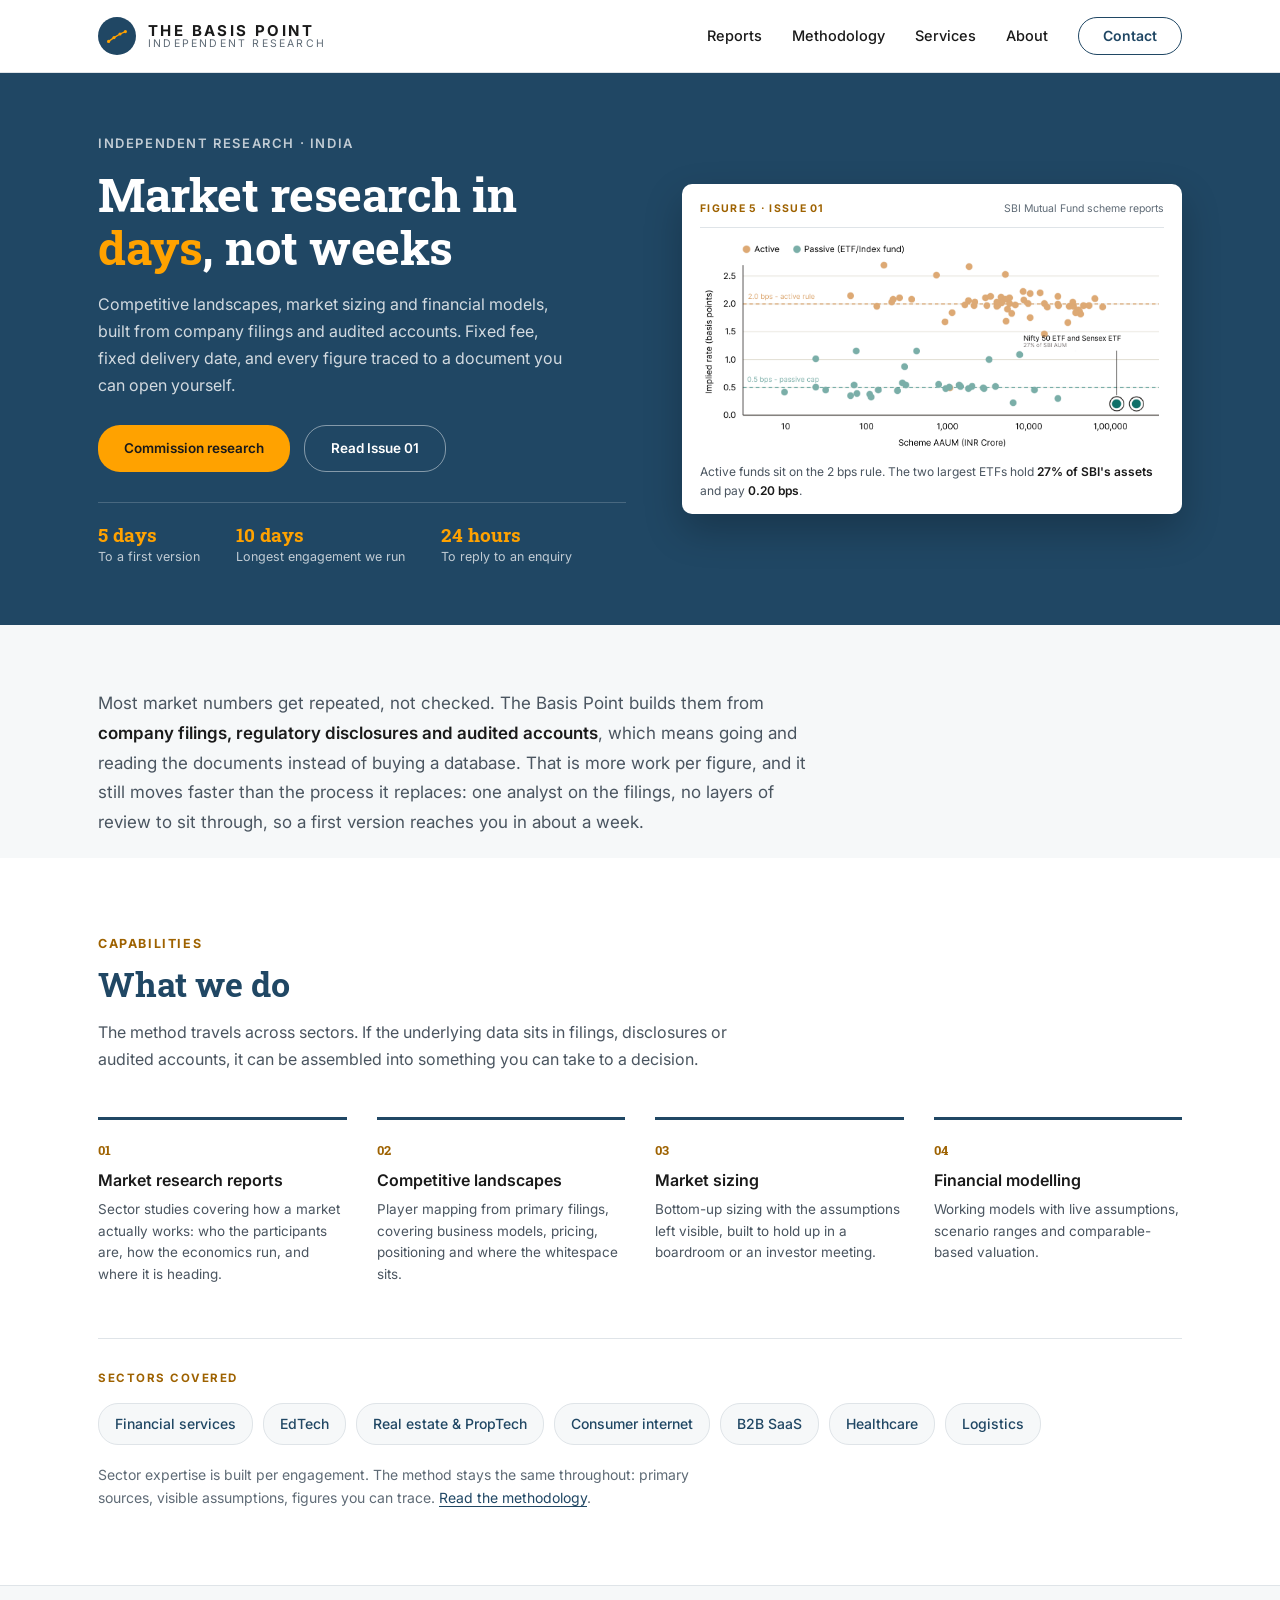
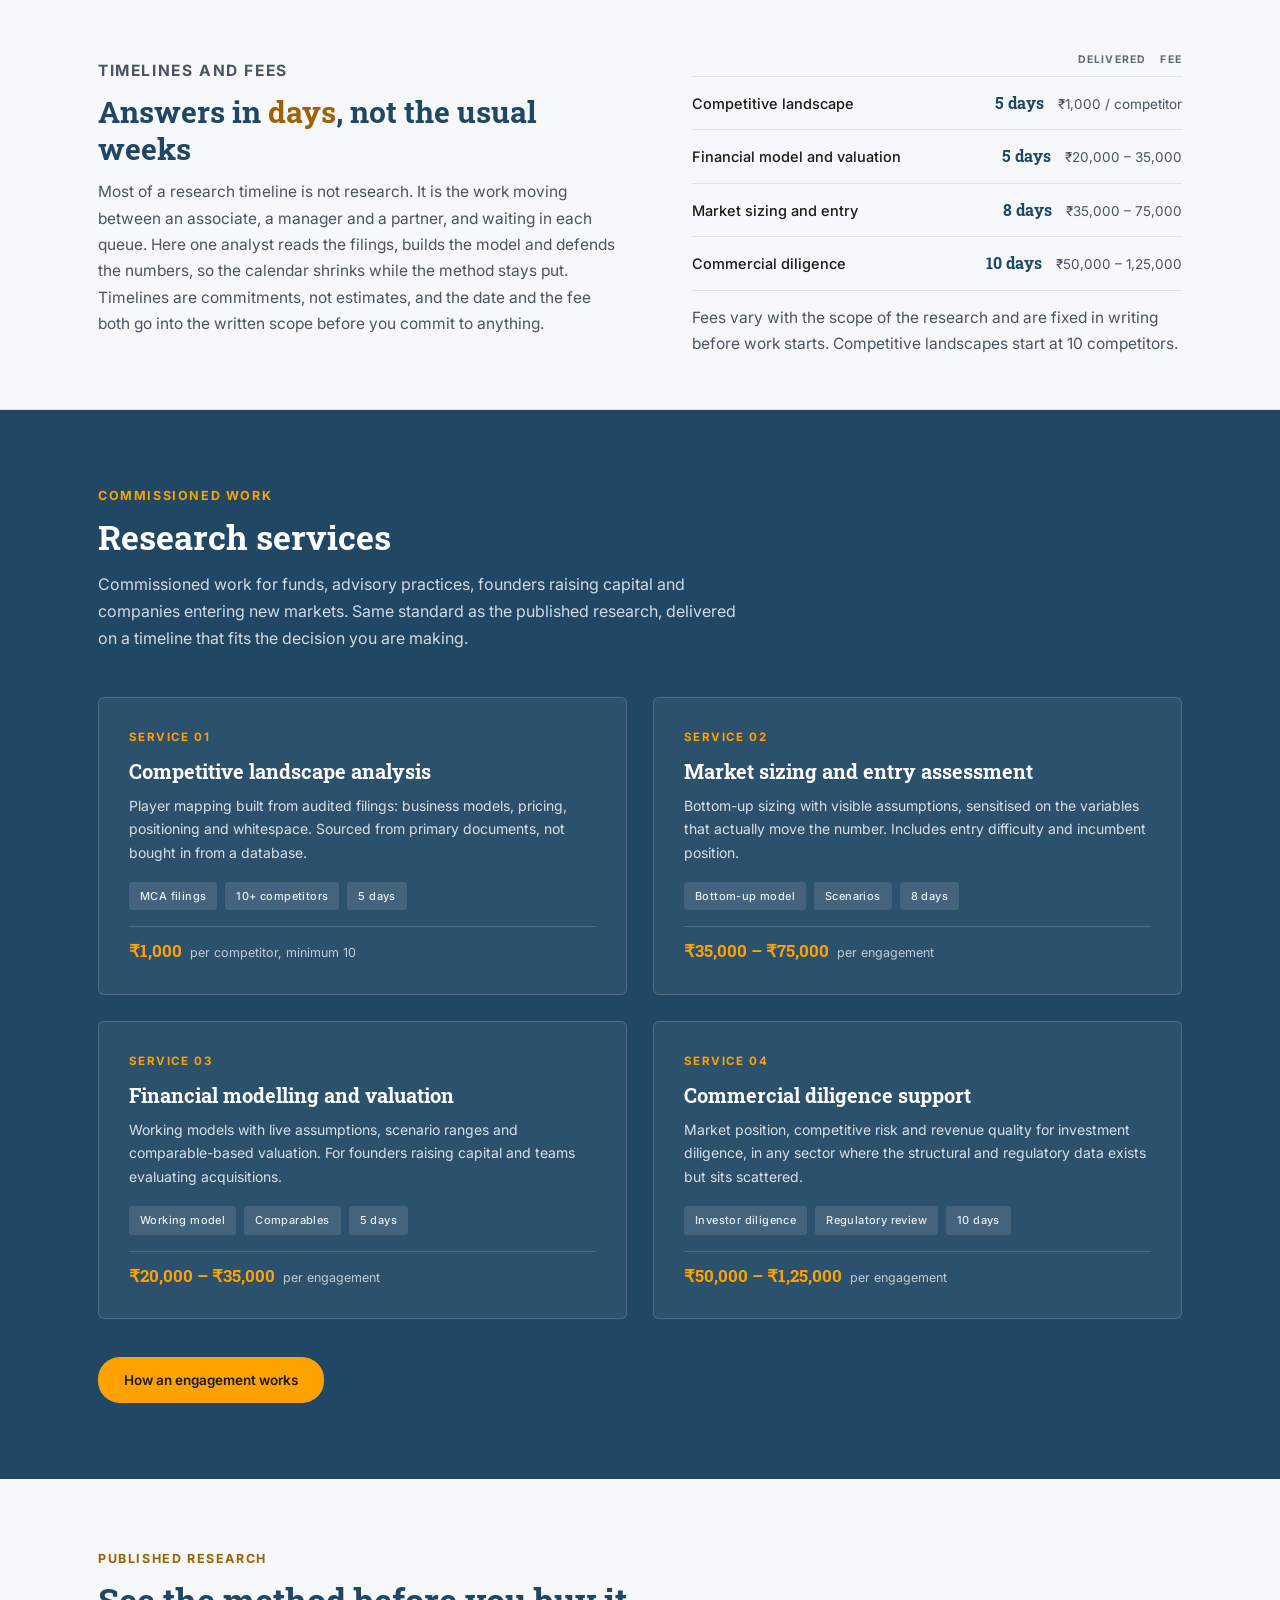
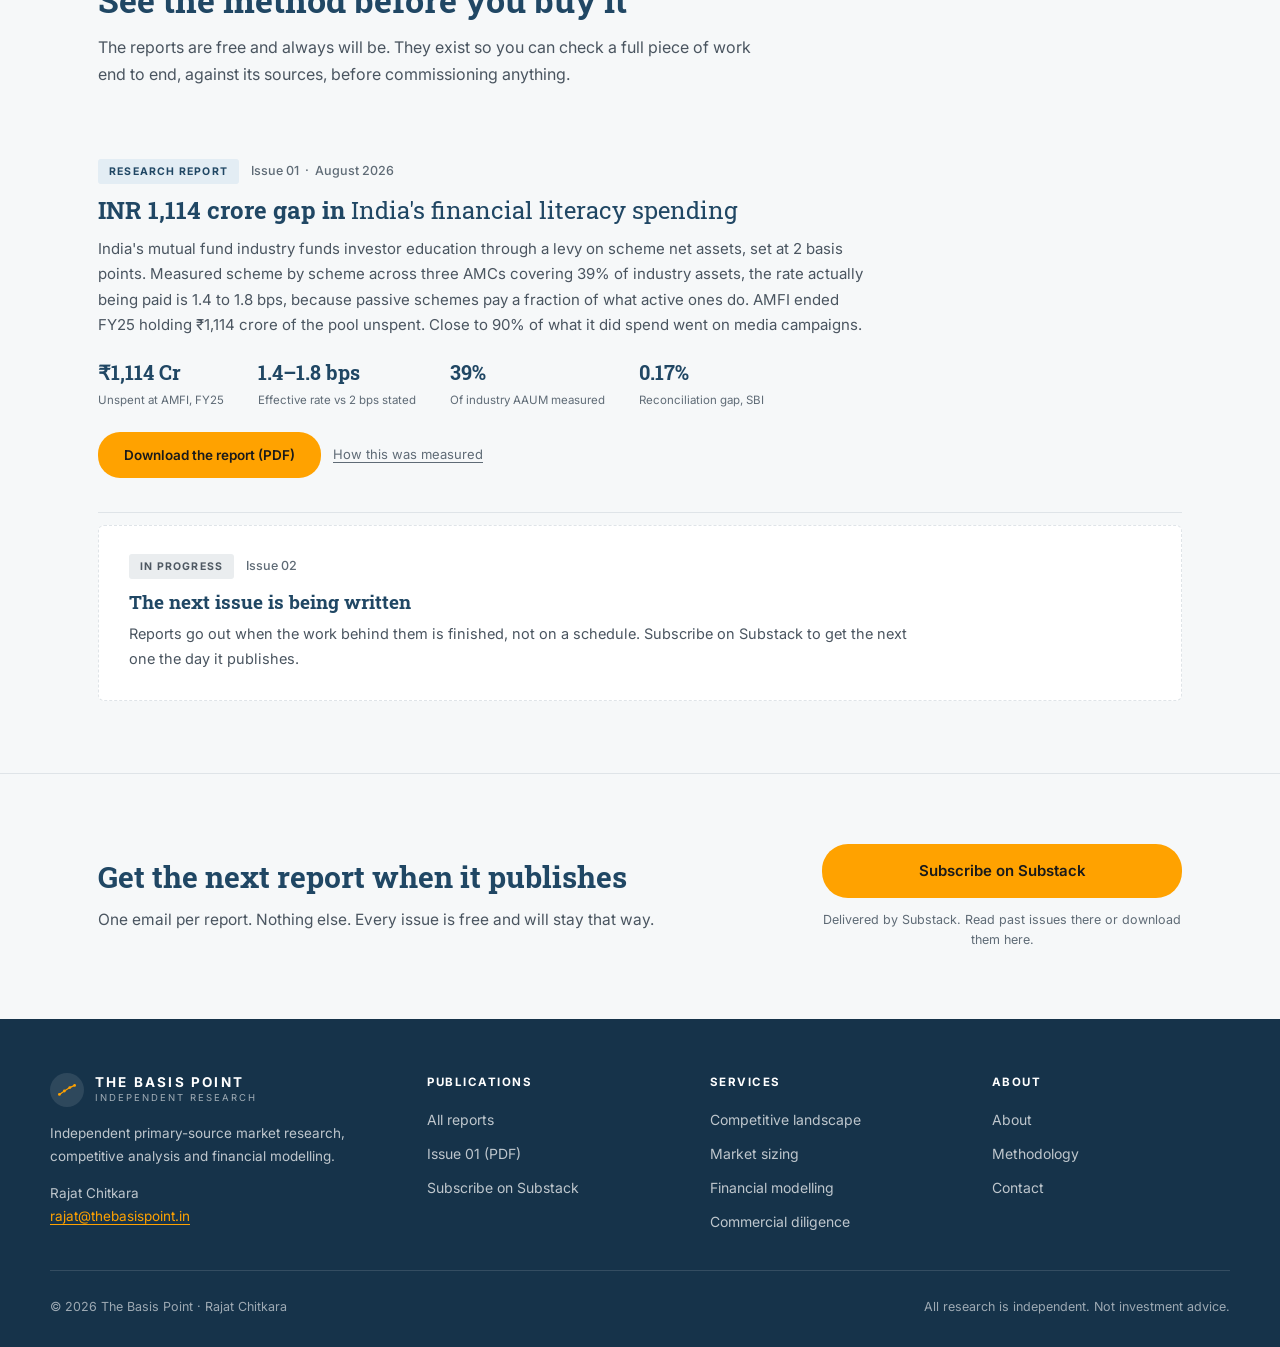
<file: index.html>
<!DOCTYPE html>
<html lang="en">
<head>
<meta charset="UTF-8">
<meta name="viewport" content="width=device-width, initial-scale=1.0">
<title>The Basis Point — Market Research in Days, Not Weeks</title>
<meta name="description" content="Primary-source market research delivered in days, not weeks. Competitive landscapes, market sizing and financial models built from filings and audited accounts. First version in five working days.">
<link rel="canonical" href="https://thebasispoint.in/">

<!-- Open Graph / social preview -->
<meta property="og:type" content="website">
<meta property="og:site_name" content="The Basis Point">
<meta property="og:url" content="https://thebasispoint.in/">
<meta property="og:title" content="The Basis Point — Market Research in Days, Not Weeks">
<meta property="og:description" content="Primary-source research, delivered in days not weeks. First version in five working days, every figure traceable to a document you can open yourself.">
<meta property="og:image" content="https://thebasispoint.in/assets/img/og-cover.png">
<meta property="og:image:width" content="1200">
<meta property="og:image:height" content="630">
<meta name="twitter:card" content="summary_large_image">
<meta name="twitter:title" content="The Basis Point — Market Research in Days, Not Weeks">
<meta name="twitter:description" content="Primary-source research, delivered in days not weeks.">
<meta name="twitter:image" content="https://thebasispoint.in/assets/img/og-cover.png">
<meta name="theme-color" content="#204764">

<link rel="icon" href="assets/img/favicon.svg" type="image/svg+xml">
<link rel="preconnect" href="https://fonts.googleapis.com">
<link rel="preconnect" href="https://fonts.gstatic.com" crossorigin>
<link href="https://fonts.googleapis.com/css2?family=Inter:wght@400;500;600;700&family=Roboto+Slab:wght@400;500;700&display=swap" rel="stylesheet">
<link rel="stylesheet" href="assets/css/site.css">
<noscript><style>
@media(max-width:820px){
  .nav-in{height:auto;flex-wrap:wrap;padding-top:10px;padding-bottom:10px}
  .nav-toggle{display:none}
  .nav-links{display:flex;position:static;width:100%;box-shadow:none;border-bottom:none;padding:4px 0 0}
}
</style></noscript>

<script type="application/ld+json">
{
  "@context": "https://schema.org",
  "@type": "Organization",
  "name": "The Basis Point",
  "url": "https://thebasispoint.in/",
  "logo": "https://thebasispoint.in/assets/img/favicon.svg",
  "description": "Independent primary-source market research, competitive analysis and financial modelling.",
  "email": "rajat@thebasispoint.in",
  "founder": { "@type": "Person", "name": "Rajat Chitkara" },
  "areaServed": "IN"
}
</script>
</head>
<body>

<a class="skip" href="#main">Skip to content</a>

<!-- ═══ NAV ═══ -->
<nav class="nav">
  <div class="nav-in">
    <a href="/" class="logo" aria-label="The Basis Point — home">
      <span class="logo-mark">
        <svg width="20" height="13" viewBox="0 0 20 13" aria-hidden="true" focusable="false">
          <circle cx="1.6" cy="11.4" r="1.6" fill="#FFA200"/>
          <circle cx="7" cy="7.6" r="1.6" fill="#FFA200"/>
          <circle cx="13" cy="4" r="1.6" fill="#FFA200"/>
          <circle cx="18.4" cy="1.6" r="1.6" fill="#FFA200"/>
          <path d="M1.6 11.4 L7 7.6 L13 4 L18.4 1.6" fill="none" stroke="#FFA200" stroke-width="1.3" stroke-linecap="round"/>
        </svg>
      </span>
      <span class="logo-txt">
        <span class="logo-t1">THE BASIS POINT</span>
        <span class="logo-t2">INDEPENDENT RESEARCH</span>
      </span>
    </a>
    <button class="nav-toggle" type="button" aria-expanded="false" aria-controls="nav-links">
      <span></span><span class="sr-only">Menu</span>
    </button>
    <div class="nav-links" id="nav-links">
      <a href="reports/">Reports</a>
      <a href="methodology.html">Methodology</a>
      <a href="services.html">Services</a>
      <a href="about.html">About</a>
      <a class="btn-contact" href="mailto:rajat@thebasispoint.in?subject=Enquiry%20—%20The%20Basis%20Point">Contact</a>
    </div>
  </div>
</nav>

<main id="main">

<!-- ═══ HERO ═══ -->
<section class="hero">
  <div class="hero-in">
    <div class="hero-copy">
      <p class="hero-kicker">Independent Research &middot; India</p>
      <h1 class="hero-h1">Market research in <span class="amber">days</span>, not weeks</h1>
      <p class="hero-sub">
        Competitive landscapes, market sizing and financial models, built from company filings and
        audited accounts. Fixed fee, fixed delivery date, and every figure traced to a document you
        can open yourself.
      </p>
      <div class="hero-cta">
        <a class="btn-amber" href="services.html">Commission research</a>
        <a class="btn-ghost" href="reports/">Read Issue 01</a>
      </div>
      <div class="hero-facts">
        <div class="hf">
          <span class="hf-v">5 days</span>
          <span class="hf-l">To a first version</span>
        </div>
        <div class="hf">
          <span class="hf-v">10 days</span>
          <span class="hf-l">Longest engagement we run</span>
        </div>
        <div class="hf">
          <span class="hf-v">24 hours</span>
          <span class="hf-l">To reply to an enquiry</span>
        </div>
      </div>
    </div>

    <figure class="figcard">
      <div class="figcard-top">
        <span class="figcard-lbl">Figure 5 &middot; Issue 01</span>
        <span class="figcard-src">SBI Mutual Fund scheme reports</span>
      </div>
      <div class="figcard-img">
        <img src="assets/img/fig-active-vs-passive.png"
             alt="Scatter plot of 93 SBI schemes. Active funds cluster on the 2 basis point rule. Passive funds sit below 0.5, and the two largest ETFs sit near 0.2."
             width="1307" height="598" loading="eager">
      </div>
      <figcaption class="figcard-cap">
        Active funds sit on the 2 bps rule. The two largest ETFs hold
        <strong>27% of SBI's assets</strong> and pay <strong>0.20 bps</strong>.
      </figcaption>
    </figure>
  </div>
</section>

<!-- ═══ INTRO ═══ -->
<section class="intro">
  <div class="wrap">
    <p class="intro-p">
      Most market numbers get repeated, not checked. The Basis Point builds them from
      <strong>company filings, regulatory disclosures and audited accounts</strong>, which means
      going and reading the documents instead of buying a database. That is more work per figure,
      and it still moves faster than the process it replaces: one analyst on the filings, no
      layers of review to sit through, so a first version reaches you in about a week.
    </p>
  </div>
</section>

<!-- ═══ WHAT WE DO ═══ -->
<section class="expertise" id="expertise">
  <div class="sec-head">
    <p class="sec-kicker">Capabilities</p>
    <h2 class="sec-h2">What we do</h2>
    <p class="sec-sub">
      The method travels across sectors. If the underlying data sits in filings, disclosures or
      audited accounts, it can be assembled into something you can take to a decision.
    </p>
  </div>
  <div class="exp-grid">
    <div class="exp">
      <p class="exp-n">01</p>
      <h3 class="exp-h">Market research reports</h3>
      <p class="exp-p">Sector studies covering how a market actually works: who the participants are, how the economics run, and where it is heading.</p>
    </div>
    <div class="exp">
      <p class="exp-n">02</p>
      <h3 class="exp-h">Competitive landscapes</h3>
      <p class="exp-p">Player mapping from primary filings, covering business models, pricing, positioning and where the whitespace sits.</p>
    </div>
    <div class="exp">
      <p class="exp-n">03</p>
      <h3 class="exp-h">Market sizing</h3>
      <p class="exp-p">Bottom-up sizing with the assumptions left visible, built to hold up in a boardroom or an investor meeting.</p>
    </div>
    <div class="exp">
      <p class="exp-n">04</p>
      <h3 class="exp-h">Financial modelling</h3>
      <p class="exp-p">Working models with live assumptions, scenario ranges and comparable-based valuation.</p>
    </div>
  </div>

  <div class="sectors">
    <div class="sectors-in">
      <p class="sectors-lbl">Sectors covered</p>
      <div class="sectors-list">
        <span>Financial services</span>
        <span>EdTech</span>
        <span>Real estate &amp; PropTech</span>
        <span>Consumer internet</span>
        <span>B2B SaaS</span>
        <span>Healthcare</span>
        <span>Logistics</span>
      </div>
      <p class="sectors-note">
        Sector expertise is built per engagement. The method stays the same throughout:
        primary sources, visible assumptions, figures you can trace.
        <a href="methodology.html" style="color:var(--navy);text-decoration:underline;text-underline-offset:3px">Read the methodology</a>.
      </p>
    </div>
  </div>
</section>

<!-- ═══ SPEED ═══ -->
<section class="speed">
  <div class="speed-in">
    <div>
      <p class="sec-kicker">Timelines and fees</p>
      <h2>Answers in <span class="amber">days</span>, not the usual weeks</h2>
      <p>
        Most of a research timeline is not research. It is the work moving between an associate, a
        manager and a partner, and waiting in each queue. Here one analyst reads the filings, builds
        the model and defends the numbers, so the calendar shrinks while the method stays put.
        Timelines are commitments, not estimates, and the date and the fee both go into the written
        scope before you commit to anything.
      </p>
    </div>
    <div class="speed-rows">
      <div class="speed-row speed-head">
        <span></span>
        <span>Delivered</span>
        <span>Fee</span>
      </div>
      <div class="speed-row">
        <span class="speed-what">Competitive landscape</span>
        <span class="speed-them">5 days</span>
        <span class="speed-us">₹1,000 / competitor</span>
      </div>
      <div class="speed-row">
        <span class="speed-what">Financial model and valuation</span>
        <span class="speed-them">5 days</span>
        <span class="speed-us">₹20,000 &ndash; 35,000</span>
      </div>
      <div class="speed-row">
        <span class="speed-what">Market sizing and entry</span>
        <span class="speed-them">8 days</span>
        <span class="speed-us">₹35,000 &ndash; 75,000</span>
      </div>
      <div class="speed-row">
        <span class="speed-what">Commercial diligence</span>
        <span class="speed-them">10 days</span>
        <span class="speed-us">₹50,000 &ndash; 1,25,000</span>
      </div>
      <p class="speed-note">Fees vary with the scope of the research and are fixed in writing before work starts. Competitive landscapes start at 10 competitors.</p>
    </div>
  </div>
</section>

<!-- ═══ SERVICES ═══ -->
<section class="services" id="services">
  <div class="sec-head">
    <p class="sec-kicker">Commissioned Work</p>
    <h2 class="sec-h2">Research services</h2>
    <p class="sec-sub">
      Commissioned work for funds, advisory practices, founders raising capital and companies
      entering new markets. Same standard as the published research, delivered on a timeline that
      fits the decision you are making.
    </p>
  </div>
  <div class="srv-grid">

    <div class="srv">
      <p class="srv-n">SERVICE 01</p>
      <h3 class="srv-h">Competitive landscape analysis</h3>
      <p class="srv-p">Player mapping built from audited filings: business models, pricing, positioning and whitespace. Sourced from primary documents, not bought in from a database.</p>
      <div class="srv-tags"><span class="stag">MCA filings</span><span class="stag">10+ competitors</span><span class="stag">5 days</span></div>
      <p class="srv-price"><b>₹1,000</b> <span>per competitor, minimum 10</span></p>
    </div>

    <div class="srv">
      <p class="srv-n">SERVICE 02</p>
      <h3 class="srv-h">Market sizing and entry assessment</h3>
      <p class="srv-p">Bottom-up sizing with visible assumptions, sensitised on the variables that actually move the number. Includes entry difficulty and incumbent position.</p>
      <div class="srv-tags"><span class="stag">Bottom-up model</span><span class="stag">Scenarios</span><span class="stag">8 days</span></div>
      <p class="srv-price"><b>₹35,000 – ₹75,000</b> <span>per engagement</span></p>
    </div>

    <div class="srv">
      <p class="srv-n">SERVICE 03</p>
      <h3 class="srv-h">Financial modelling and valuation</h3>
      <p class="srv-p">Working models with live assumptions, scenario ranges and comparable-based valuation. For founders raising capital and teams evaluating acquisitions.</p>
      <div class="srv-tags"><span class="stag">Working model</span><span class="stag">Comparables</span><span class="stag">5 days</span></div>
      <p class="srv-price"><b>₹20,000 – ₹35,000</b> <span>per engagement</span></p>
    </div>

    <div class="srv">
      <p class="srv-n">SERVICE 04</p>
      <h3 class="srv-h">Commercial diligence support</h3>
      <p class="srv-p">Market position, competitive risk and revenue quality for investment diligence, in any sector where the structural and regulatory data exists but sits scattered.</p>
      <div class="srv-tags"><span class="stag">Investor diligence</span><span class="stag">Regulatory review</span><span class="stag">10 days</span></div>
      <p class="srv-price"><b>₹50,000 – ₹1,25,000</b> <span>per engagement</span></p>
    </div>

  </div>
  <div class="sec-head" style="margin-top:38px">
    <a class="btn-amber" href="services.html">How an engagement works</a>
  </div>
</section>

<!-- ═══ PUBLICATIONS ═══ -->
<section class="pubs" id="reports" style="padding-top:70px">
  <div class="sec-head" style="margin-bottom:36px">
    <p class="sec-kicker">Published research</p>
    <h2 class="sec-h2">See the method before you buy it</h2>
    <p class="sec-sub">
      The reports are free and always will be. They exist so you can check a full piece of work
      end to end, against its sources, before commissioning anything.
    </p>
  </div>
  <div class="wrap">

    <article class="pub">
      <div class="pub-meta">
        <span class="pill pill-report">RESEARCH REPORT</span>
        <span class="pub-date">Issue 01 &nbsp;·&nbsp; August 2026</span>
      </div>
      <h2 class="pub-h">INR 1,114 crore gap in <span class="light">India's financial literacy spending</span></h2>
      <p class="pub-p">
        India's mutual fund industry funds investor education through a levy on scheme net assets,
        set at 2 basis points. Measured scheme by scheme across three AMCs covering 39% of industry
        assets, the rate actually being paid is 1.4 to 1.8 bps, because passive schemes pay a
        fraction of what active ones do. AMFI ended FY25 holding ₹1,114 crore of the pool unspent.
        Close to 90% of what it did spend went on media campaigns.
      </p>
      <div class="pub-stats">
        <div class="ps"><span class="ps-v">₹1,114 Cr</span><span class="ps-l">Unspent at AMFI, FY25</span></div>
        <div class="ps"><span class="ps-v">1.4–1.8 bps</span><span class="ps-l">Effective rate vs 2 bps stated</span></div>
        <div class="ps"><span class="ps-v">39%</span><span class="ps-l">Of industry AAUM measured</span></div>
        <div class="ps"><span class="ps-v">0.17%</span><span class="ps-l">Reconciliation gap, SBI</span></div>
      </div>
      <div class="pub-actions">
        <a class="btn-amber" href="reports/issue-01-financial-literacy-gap.pdf" download>Download the report (PDF)</a>
        <a class="pub-note" href="methodology.html" style="text-decoration:underline;text-underline-offset:3px">How this was measured</a>
      </div>
    </article>

    <div class="pub-next">
      <div class="pub-meta">
        <span class="pill pill-soon">IN PROGRESS</span>
        <span class="pub-date">Issue 02</span>
      </div>
      <h2 class="pub-h">The next issue is being written</h2>
      <p class="pub-p">
        Reports go out when the work behind them is finished, not on a schedule.
        Subscribe on Substack to get the next one the day it publishes.
      </p>
    </div>

  </div>
</section>

<!-- ═══ CTA ═══ -->
<section class="cta" id="subscribe">
  <div class="cta-in">
    <div>
      <h2 class="cta-h">Get the next report when it publishes</h2>
      <p class="cta-p">
        One email per report. Nothing else. Every issue is free and will stay that way.
      </p>
    </div>
    <div class="cta-box">
      <a class="btn-amber" href="https://substack.com/@rajat426302" target="_blank" rel="noopener">Subscribe on Substack</a>
      <p class="cta-note">Delivered by Substack. Read past issues there or download them here.</p>
    </div>
  </div>
</section>

</main>

<!-- ═══ FOOTER ═══ -->
<footer>
  <div class="ft-in">
    <div class="ft-top">
      <div>
        <div class="ft-logo">
          <span class="ft-mark">
            <svg width="18" height="12" viewBox="0 0 18 12" aria-hidden="true" focusable="false">
              <circle cx="1.4" cy="10.4" r="1.4" fill="#FFA200"/>
              <circle cx="6.4" cy="7" r="1.4" fill="#FFA200"/>
              <circle cx="11.8" cy="3.6" r="1.4" fill="#FFA200"/>
              <circle cx="16.6" cy="1.4" r="1.4" fill="#FFA200"/>
              <path d="M1.4 10.4 L6.4 7 L11.8 3.6 L16.6 1.4" fill="none" stroke="#FFA200" stroke-width="1.2" stroke-linecap="round"/>
            </svg>
          </span>
          <span>
            <span class="ft-t1">THE BASIS POINT</span>
            <span class="ft-t2">INDEPENDENT RESEARCH</span>
          </span>
        </div>
        <p class="ft-desc">
          Independent primary-source market research, competitive analysis
          and financial modelling.
        </p>
        <p class="ft-mail">
          Rajat Chitkara<br>
          <a href="mailto:rajat@thebasispoint.in">rajat@thebasispoint.in</a>
        </p>
      </div>
      <div>
        <p class="ft-ch">PUBLICATIONS</p>
        <div class="ft-links">
          <a href="reports/">All reports</a>
          <a href="reports/issue-01-financial-literacy-gap.pdf">Issue 01 (PDF)</a>
          <a href="https://substack.com/@rajat426302" target="_blank" rel="noopener">Subscribe on Substack</a>
        </div>
      </div>
      <div>
        <p class="ft-ch">SERVICES</p>
        <div class="ft-links">
          <a href="services.html#competitive-landscape">Competitive landscape</a>
          <a href="services.html#market-sizing">Market sizing</a>
          <a href="services.html#financial-modelling">Financial modelling</a>
          <a href="services.html#commercial-diligence">Commercial diligence</a>
        </div>
      </div>
      <div>
        <p class="ft-ch">ABOUT</p>
        <div class="ft-links">
          <a href="about.html">About</a>
          <a href="methodology.html">Methodology</a>
          <a href="mailto:rajat@thebasispoint.in">Contact</a>
        </div>
      </div>
    </div>
    <div class="ft-bot">
      <span>© 2026 The Basis Point · Rajat Chitkara</span>
      <span>All research is independent. Not investment advice.</span>
    </div>
  </div>
</footer>

<script src="assets/js/site.js" defer></script>
</body>
</html>
</file>
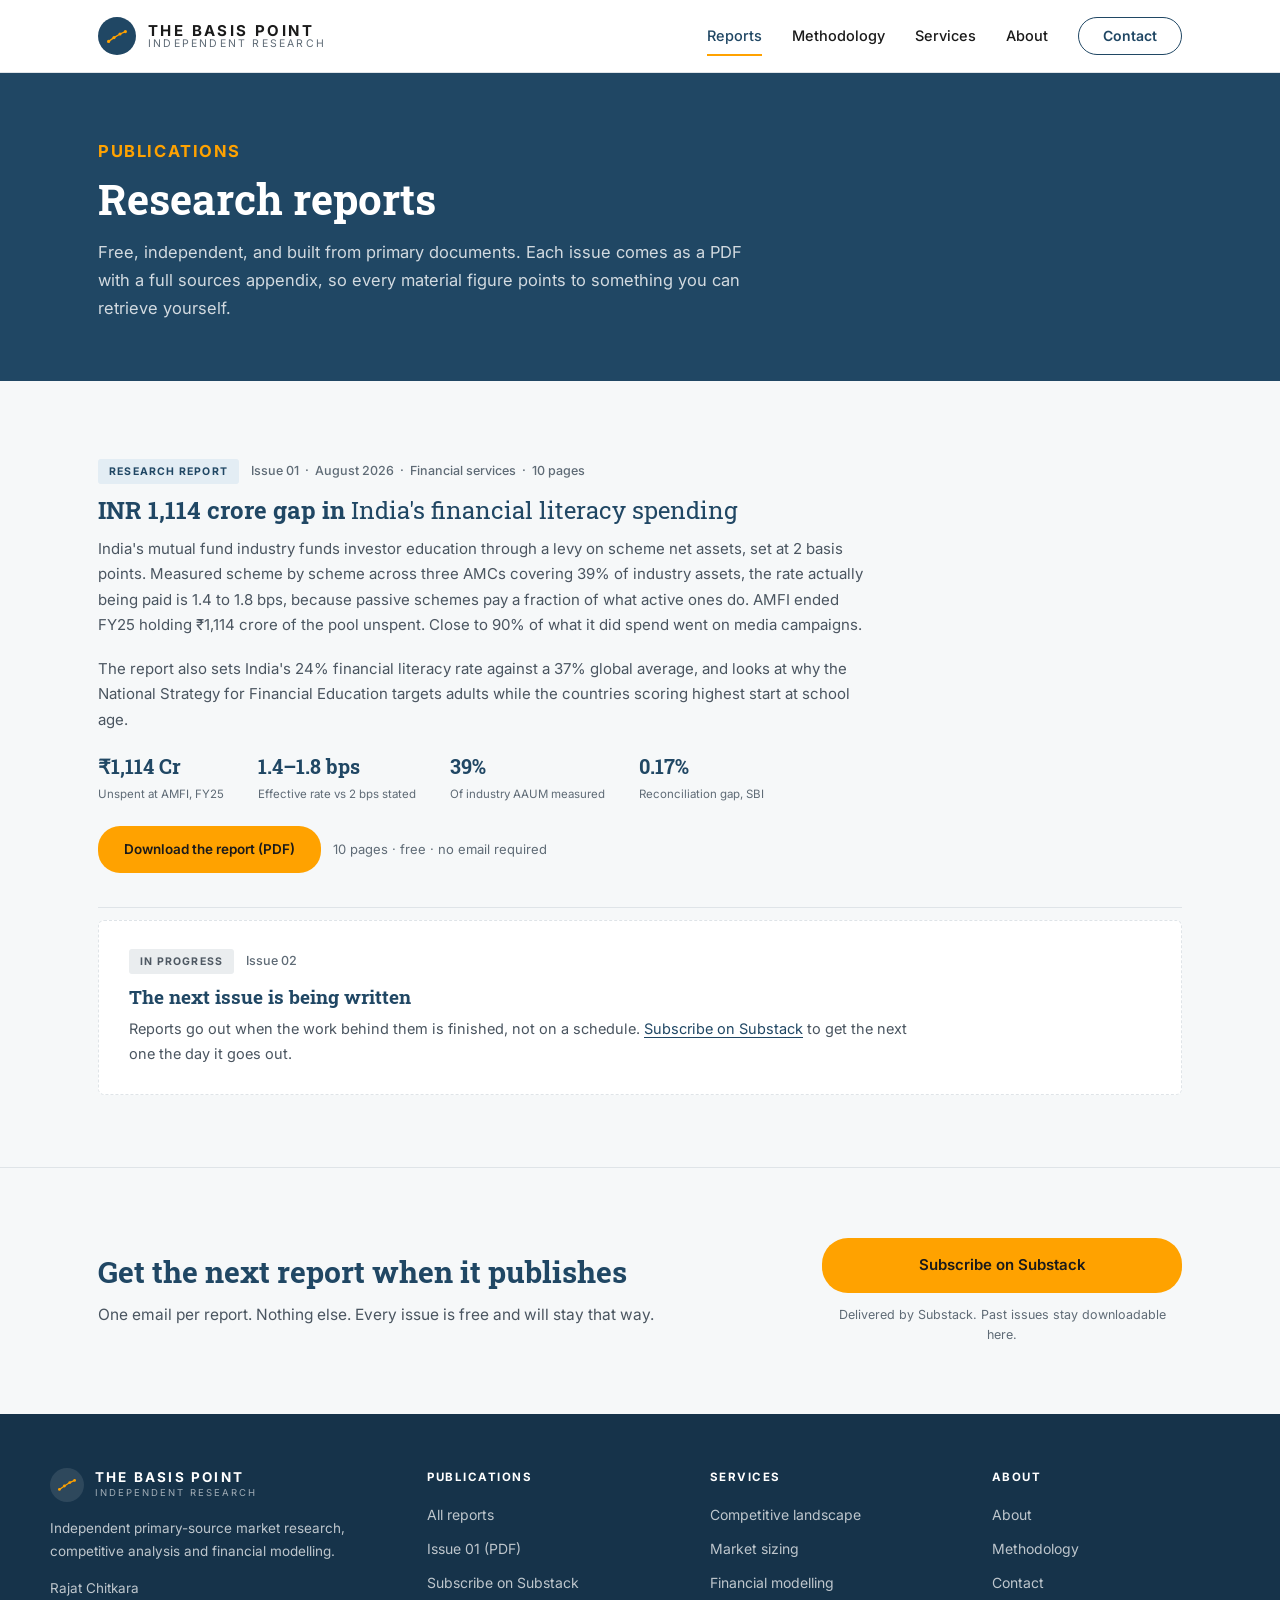
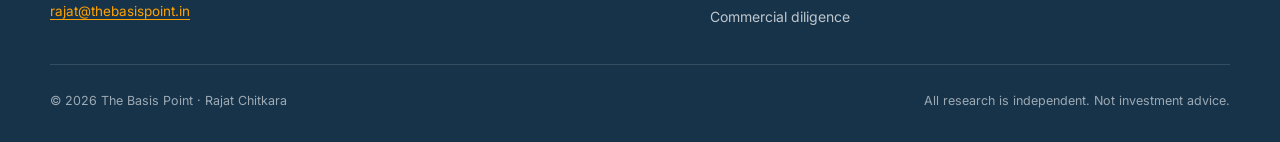
<file: reports/index.html>
<!DOCTYPE html>
<html lang="en">
<head>
<meta charset="UTF-8">
<meta name="viewport" content="width=device-width, initial-scale=1.0">
<title>Research Reports — The Basis Point</title>
<meta name="description" content="Free independent research on Indian markets, built from filings and audited accounts. Every issue downloadable as a PDF with a full sources appendix.">
<link rel="canonical" href="https://thebasispoint.in/reports/">
<meta property="og:type" content="website">
<meta property="og:site_name" content="The Basis Point">
<meta property="og:url" content="https://thebasispoint.in/reports/">
<meta property="og:title" content="Research Reports — The Basis Point">
<meta property="og:description" content="Free independent research on Indian markets, built from filings and audited accounts.">
<meta property="og:image" content="https://thebasispoint.in/assets/img/og-cover.png">
<meta property="og:image:width" content="1200">
<meta property="og:image:height" content="630">
<meta name="twitter:card" content="summary_large_image">
<meta name="twitter:title" content="Research Reports — The Basis Point">
<meta name="twitter:description" content="Free independent research on Indian markets.">
<meta name="twitter:image" content="https://thebasispoint.in/assets/img/og-cover.png">
<meta name="theme-color" content="#204764">
<link rel="icon" href="../assets/img/favicon.svg" type="image/svg+xml">
<link rel="preconnect" href="https://fonts.googleapis.com">
<link rel="preconnect" href="https://fonts.gstatic.com" crossorigin>
<link href="https://fonts.googleapis.com/css2?family=Inter:wght@400;500;600;700&family=Roboto+Slab:wght@400;500;700&display=swap" rel="stylesheet">
<link rel="stylesheet" href="../assets/css/site.css">
<noscript><style>
@media(max-width:820px){
  .nav-in{height:auto;flex-wrap:wrap;padding-top:10px;padding-bottom:10px}
  .nav-toggle{display:none}
  .nav-links{display:flex;position:static;width:100%;box-shadow:none;border-bottom:none;padding:4px 0 0}
}
</style></noscript>

<script type="application/ld+json">
{
  "@context": "https://schema.org",
  "@type": "Report",
  "name": "INR 1,114 crore gap in India's financial literacy spending",
  "datePublished": "2026-08",
  "isAccessibleForFree": true,
  "inLanguage": "en",
  "url": "https://thebasispoint.in/reports/issue-01-financial-literacy-gap.pdf",
  "publisher": { "@type": "Organization", "name": "The Basis Point" },
  "author": { "@type": "Person", "name": "Rajat Chitkara" },
  "about": "Investor education levy in the Indian mutual fund industry"
}
</script>
</head>
<body>

<a class="skip" href="#main">Skip to content</a>

<nav class="nav">
  <div class="nav-in">
    <a href="/" class="logo" aria-label="The Basis Point — home">
      <span class="logo-mark">
        <svg width="20" height="13" viewBox="0 0 20 13" aria-hidden="true" focusable="false">
          <circle cx="1.6" cy="11.4" r="1.6" fill="#FFA200"/>
          <circle cx="7" cy="7.6" r="1.6" fill="#FFA200"/>
          <circle cx="13" cy="4" r="1.6" fill="#FFA200"/>
          <circle cx="18.4" cy="1.6" r="1.6" fill="#FFA200"/>
          <path d="M1.6 11.4 L7 7.6 L13 4 L18.4 1.6" fill="none" stroke="#FFA200" stroke-width="1.3" stroke-linecap="round"/>
        </svg>
      </span>
      <span class="logo-txt">
        <span class="logo-t1">THE BASIS POINT</span>
        <span class="logo-t2">INDEPENDENT RESEARCH</span>
      </span>
    </a>
    <button class="nav-toggle" type="button" aria-expanded="false" aria-controls="nav-links">
      <span></span><span class="sr-only">Menu</span>
    </button>
    <div class="nav-links" id="nav-links">
      <a href="./" aria-current="page">Reports</a>
      <a href="../methodology.html">Methodology</a>
      <a href="../services.html">Services</a>
      <a href="../about.html">About</a>
      <a class="btn-contact" href="mailto:rajat@thebasispoint.in?subject=Enquiry%20—%20The%20Basis%20Point">Contact</a>
    </div>
  </div>
</nav>

<main id="main">

<section class="page-head">
  <div class="wrap">
    <p class="sec-kicker">Publications</p>
    <h1>Research reports</h1>
    <p>
      Free, independent, and built from primary documents. Each issue comes as a PDF with a full
      sources appendix, so every material figure points to something you can retrieve yourself.
    </p>
  </div>
</section>

<section class="pubs" style="padding-top:44px">
  <div class="wrap">

    <!-- ═══════════════════════════════════════════════════════
         To add Issue 02: copy one <article class="pub"> block,
         change the metadata, stats and PDF path. Newest first.
         ═══════════════════════════════════════════════════════ -->

    <article class="pub">
      <div class="pub-meta">
        <span class="pill pill-report">RESEARCH REPORT</span>
        <span class="pub-date">Issue 01 &nbsp;·&nbsp; August 2026 &nbsp;·&nbsp; Financial services &nbsp;·&nbsp; 10 pages</span>
      </div>
      <h2 class="pub-h">INR 1,114 crore gap in <span class="light">India's financial literacy spending</span></h2>
      <p class="pub-p">
        India's mutual fund industry funds investor education through a levy on scheme net assets,
        set at 2 basis points. Measured scheme by scheme across three AMCs covering 39% of industry
        assets, the rate actually being paid is 1.4 to 1.8 bps, because passive schemes pay a
        fraction of what active ones do. AMFI ended FY25 holding ₹1,114 crore of the pool unspent.
        Close to 90% of what it did spend went on media campaigns.
      </p>
      <p class="pub-p">
        The report also sets India's 24% financial literacy rate against a 37% global average, and
        looks at why the National Strategy for Financial Education targets adults while the
        countries scoring highest start at school age.
      </p>
      <div class="pub-stats">
        <div class="ps"><span class="ps-v">₹1,114 Cr</span><span class="ps-l">Unspent at AMFI, FY25</span></div>
        <div class="ps"><span class="ps-v">1.4–1.8 bps</span><span class="ps-l">Effective rate vs 2 bps stated</span></div>
        <div class="ps"><span class="ps-v">39%</span><span class="ps-l">Of industry AAUM measured</span></div>
        <div class="ps"><span class="ps-v">0.17%</span><span class="ps-l">Reconciliation gap, SBI</span></div>
      </div>
      <div class="pub-actions">
        <a class="btn-amber" href="issue-01-financial-literacy-gap.pdf" download>Download the report (PDF)</a>
        <span class="pub-note">10 pages · free · no email required</span>
      </div>
    </article>

    <div class="pub-next">
      <div class="pub-meta">
        <span class="pill pill-soon">IN PROGRESS</span>
        <span class="pub-date">Issue 02</span>
      </div>
      <h2 class="pub-h">The next issue is being written</h2>
      <p class="pub-p">
        Reports go out when the work behind them is finished, not on a schedule.
        <a href="https://substack.com/@rajat426302" target="_blank" rel="noopener"
           style="color:var(--navy);text-decoration:underline;text-underline-offset:3px">Subscribe on Substack</a>
        to get the next one the day it goes out.
      </p>
    </div>

  </div>
</section>

<section class="cta">
  <div class="cta-in">
    <div>
      <h2 class="cta-h">Get the next report when it publishes</h2>
      <p class="cta-p">
        One email per report. Nothing else. Every issue is free and will stay that way.
      </p>
    </div>
    <div class="cta-box">
      <a class="btn-amber" href="https://substack.com/@rajat426302" target="_blank" rel="noopener">Subscribe on Substack</a>
      <p class="cta-note">Delivered by Substack. Past issues stay downloadable here.</p>
    </div>
  </div>
</section>

</main>

<footer>
  <div class="ft-in">
    <div class="ft-top">
      <div>
        <div class="ft-logo">
          <span class="ft-mark">
            <svg width="18" height="12" viewBox="0 0 18 12" aria-hidden="true" focusable="false">
              <circle cx="1.4" cy="10.4" r="1.4" fill="#FFA200"/>
              <circle cx="6.4" cy="7" r="1.4" fill="#FFA200"/>
              <circle cx="11.8" cy="3.6" r="1.4" fill="#FFA200"/>
              <circle cx="16.6" cy="1.4" r="1.4" fill="#FFA200"/>
              <path d="M1.4 10.4 L6.4 7 L11.8 3.6 L16.6 1.4" fill="none" stroke="#FFA200" stroke-width="1.2" stroke-linecap="round"/>
            </svg>
          </span>
          <span>
            <span class="ft-t1">THE BASIS POINT</span>
            <span class="ft-t2">INDEPENDENT RESEARCH</span>
          </span>
        </div>
        <p class="ft-desc">
          Independent primary-source market research, competitive analysis
          and financial modelling.
        </p>
        <p class="ft-mail">
          Rajat Chitkara<br>
          <a href="mailto:rajat@thebasispoint.in">rajat@thebasispoint.in</a>
        </p>
      </div>
      <div>
        <p class="ft-ch">PUBLICATIONS</p>
        <div class="ft-links">
          <a href="./">All reports</a>
          <a href="issue-01-financial-literacy-gap.pdf">Issue 01 (PDF)</a>
          <a href="https://substack.com/@rajat426302" target="_blank" rel="noopener">Subscribe on Substack</a>
        </div>
      </div>
      <div>
        <p class="ft-ch">SERVICES</p>
        <div class="ft-links">
          <a href="../services.html#competitive-landscape">Competitive landscape</a>
          <a href="../services.html#market-sizing">Market sizing</a>
          <a href="../services.html#financial-modelling">Financial modelling</a>
          <a href="../services.html#commercial-diligence">Commercial diligence</a>
        </div>
      </div>
      <div>
        <p class="ft-ch">ABOUT</p>
        <div class="ft-links">
          <a href="../about.html">About</a>
          <a href="../methodology.html">Methodology</a>
          <a href="mailto:rajat@thebasispoint.in">Contact</a>
        </div>
      </div>
    </div>
    <div class="ft-bot">
      <span>© 2026 The Basis Point · Rajat Chitkara</span>
      <span>All research is independent. Not investment advice.</span>
    </div>
  </div>
</footer>

<script src="../assets/js/site.js" defer></script>
</body>
</html>
</file>
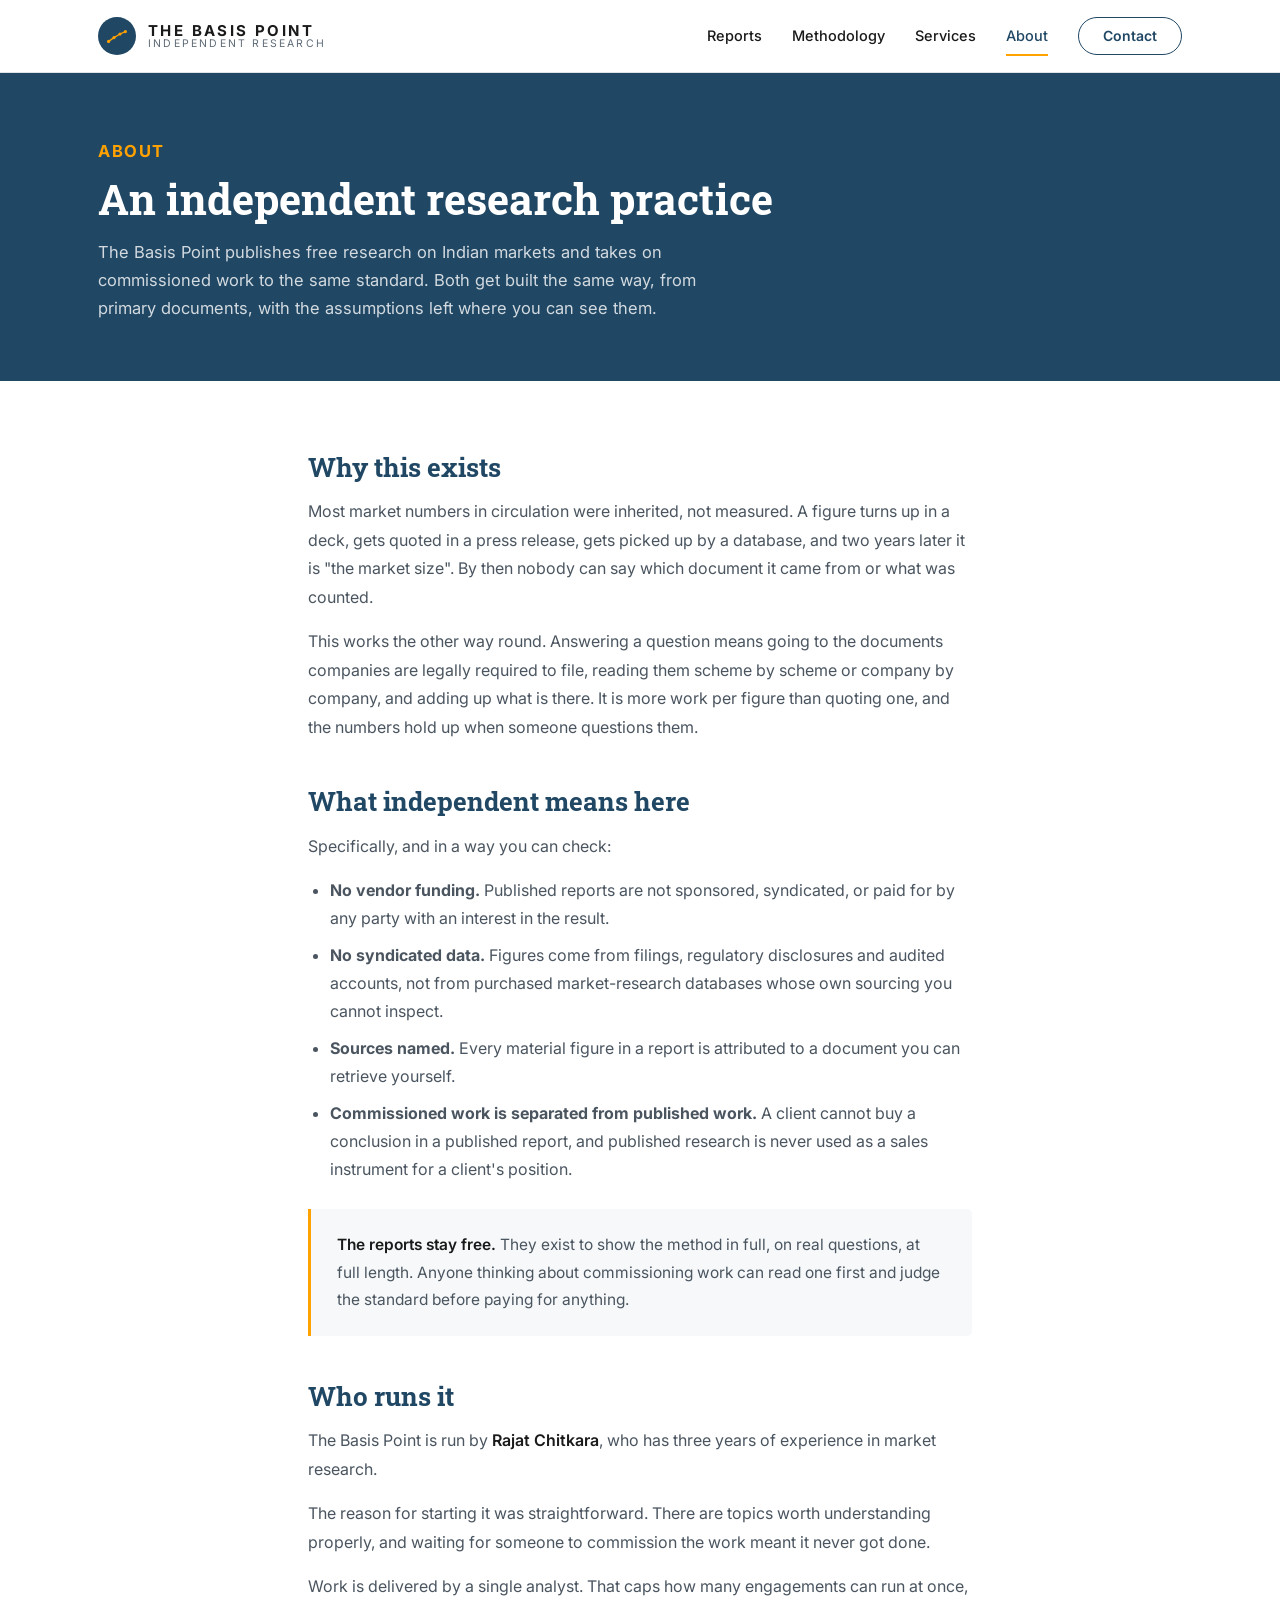
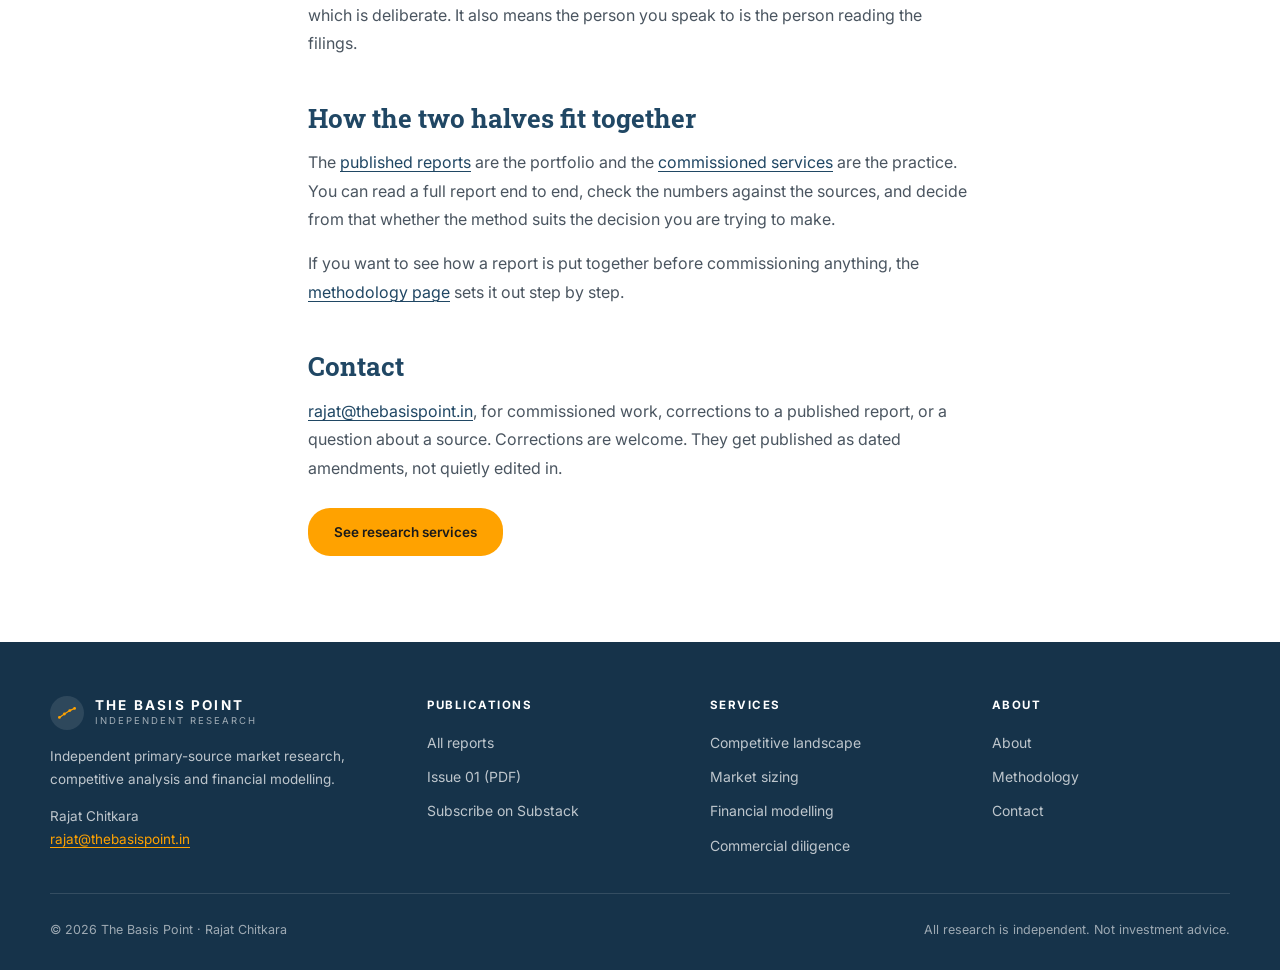
<file: about.html>
<!DOCTYPE html>
<html lang="en">
<head>
<meta charset="UTF-8">
<meta name="viewport" content="width=device-width, initial-scale=1.0">
<title>About — The Basis Point</title>
<meta name="description" content="Who runs The Basis Point, what independent research means here, and how the published reports and commissioned work relate to each other.">
<link rel="canonical" href="https://thebasispoint.in/about.html">
<meta property="og:type" content="website">
<meta property="og:site_name" content="The Basis Point">
<meta property="og:url" content="https://thebasispoint.in/about.html">
<meta property="og:title" content="About — The Basis Point">
<meta property="og:description" content="What independent research means here: no vendor funding, no syndicated data, every figure traceable.">
<meta property="og:image" content="https://thebasispoint.in/assets/img/og-cover.png">
<meta property="og:image:width" content="1200">
<meta property="og:image:height" content="630">
<meta name="twitter:card" content="summary_large_image">
<meta name="twitter:title" content="About — The Basis Point">
<meta name="twitter:description" content="What independent research means here.">
<meta name="twitter:image" content="https://thebasispoint.in/assets/img/og-cover.png">
<meta name="theme-color" content="#204764">
<link rel="icon" href="assets/img/favicon.svg" type="image/svg+xml">
<link rel="preconnect" href="https://fonts.googleapis.com">
<link rel="preconnect" href="https://fonts.gstatic.com" crossorigin>
<link href="https://fonts.googleapis.com/css2?family=Inter:wght@400;500;600;700&family=Roboto+Slab:wght@400;500;700&display=swap" rel="stylesheet">
<link rel="stylesheet" href="assets/css/site.css">
<noscript><style>
@media(max-width:820px){
  .nav-in{height:auto;flex-wrap:wrap;padding-top:10px;padding-bottom:10px}
  .nav-toggle{display:none}
  .nav-links{display:flex;position:static;width:100%;box-shadow:none;border-bottom:none;padding:4px 0 0}
}
</style></noscript>
</head>
<body>

<a class="skip" href="#main">Skip to content</a>

<nav class="nav">
  <div class="nav-in">
    <a href="/" class="logo" aria-label="The Basis Point — home">
      <span class="logo-mark">
        <svg width="20" height="13" viewBox="0 0 20 13" aria-hidden="true" focusable="false">
          <circle cx="1.6" cy="11.4" r="1.6" fill="#FFA200"/>
          <circle cx="7" cy="7.6" r="1.6" fill="#FFA200"/>
          <circle cx="13" cy="4" r="1.6" fill="#FFA200"/>
          <circle cx="18.4" cy="1.6" r="1.6" fill="#FFA200"/>
          <path d="M1.6 11.4 L7 7.6 L13 4 L18.4 1.6" fill="none" stroke="#FFA200" stroke-width="1.3" stroke-linecap="round"/>
        </svg>
      </span>
      <span class="logo-txt">
        <span class="logo-t1">THE BASIS POINT</span>
        <span class="logo-t2">INDEPENDENT RESEARCH</span>
      </span>
    </a>
    <button class="nav-toggle" type="button" aria-expanded="false" aria-controls="nav-links">
      <span></span><span class="sr-only">Menu</span>
    </button>
    <div class="nav-links" id="nav-links">
      <a href="reports/">Reports</a>
      <a href="methodology.html">Methodology</a>
      <a href="services.html">Services</a>
      <a href="about.html" aria-current="page">About</a>
      <a class="btn-contact" href="mailto:rajat@thebasispoint.in?subject=Enquiry%20—%20The%20Basis%20Point">Contact</a>
    </div>
  </div>
</nav>

<main id="main">

<section class="page-head">
  <div class="wrap">
    <p class="sec-kicker">About</p>
    <h1>An independent research practice</h1>
    <p>
      The Basis Point publishes free research on Indian markets and takes on commissioned work to
      the same standard. Both get built the same way, from primary documents, with the assumptions
      left where you can see them.
    </p>
  </div>
</section>

<section class="prose">
  <div class="prose-in">

    <h2>Why this exists</h2>
    <p>
      Most market numbers in circulation were inherited, not measured. A figure turns up in a deck,
      gets quoted in a press release, gets picked up by a database, and two years later it is "the
      market size". By then nobody can say which document it came from or what was counted.
    </p>
    <p>
      This works the other way round. Answering a question means going to the documents companies
      are legally required to file, reading them scheme by scheme or company by company, and adding
      up what is there. It is more work per figure than quoting one, and the numbers hold up when
      someone questions them.
    </p>

    <h2>What independent means here</h2>
    <p>Specifically, and in a way you can check:</p>
    <ul>
      <li><strong>No vendor funding.</strong> Published reports are not sponsored, syndicated, or paid for by any party with an interest in the result.</li>
      <li><strong>No syndicated data.</strong> Figures come from filings, regulatory disclosures and audited accounts, not from purchased market-research databases whose own sourcing you cannot inspect.</li>
      <li><strong>Sources named.</strong> Every material figure in a report is attributed to a document you can retrieve yourself.</li>
      <li><strong>Commissioned work is separated from published work.</strong> A client cannot buy a conclusion in a published report, and published research is never used as a sales instrument for a client's position.</li>
    </ul>

    <div class="callout">
      <p>
        <strong>The reports stay free.</strong> They exist to show the method in full, on real
        questions, at full length. Anyone thinking about commissioning work can read one first and
        judge the standard before paying for anything.
      </p>
    </div>

    <h2>Who runs it</h2>
    <p>
      The Basis Point is run by <strong>Rajat Chitkara</strong>, who has three years of experience
      in market research.
    </p>
    <p>
      The reason for starting it was straightforward. There are topics worth understanding
      properly, and waiting for someone to commission the work meant it never got done.
    </p>
    <p>
      Work is delivered by a single analyst. That caps how many engagements can run at once, which
      is deliberate. It also means the person you speak to is the person reading the filings.
    </p>

    <h2>How the two halves fit together</h2>
    <p>
      The <a href="reports/">published reports</a> are the portfolio and the
      <a href="services.html">commissioned services</a> are the practice. You can read a full report
      end to end, check the numbers against the sources, and decide from that whether the method
      suits the decision you are trying to make.
    </p>
    <p>
      If you want to see how a report is put together before commissioning anything, the
      <a href="methodology.html">methodology page</a> sets it out step by step.
    </p>

    <h2>Contact</h2>
    <p>
      <a href="mailto:rajat@thebasispoint.in">rajat@thebasispoint.in</a>, for commissioned work,
      corrections to a published report, or a question about a source. Corrections are welcome.
      They get published as dated amendments, not quietly edited in.
    </p>
    <p style="margin-top:26px">
      <a class="btn-amber" href="services.html">See research services</a>
    </p>

  </div>
</section>

</main>

<footer>
  <div class="ft-in">
    <div class="ft-top">
      <div>
        <div class="ft-logo">
          <span class="ft-mark">
            <svg width="18" height="12" viewBox="0 0 18 12" aria-hidden="true" focusable="false">
              <circle cx="1.4" cy="10.4" r="1.4" fill="#FFA200"/>
              <circle cx="6.4" cy="7" r="1.4" fill="#FFA200"/>
              <circle cx="11.8" cy="3.6" r="1.4" fill="#FFA200"/>
              <circle cx="16.6" cy="1.4" r="1.4" fill="#FFA200"/>
              <path d="M1.4 10.4 L6.4 7 L11.8 3.6 L16.6 1.4" fill="none" stroke="#FFA200" stroke-width="1.2" stroke-linecap="round"/>
            </svg>
          </span>
          <span>
            <span class="ft-t1">THE BASIS POINT</span>
            <span class="ft-t2">INDEPENDENT RESEARCH</span>
          </span>
        </div>
        <p class="ft-desc">
          Independent primary-source market research, competitive analysis
          and financial modelling.
        </p>
        <p class="ft-mail">
          Rajat Chitkara<br>
          <a href="mailto:rajat@thebasispoint.in">rajat@thebasispoint.in</a>
        </p>
      </div>
      <div>
        <p class="ft-ch">PUBLICATIONS</p>
        <div class="ft-links">
          <a href="reports/">All reports</a>
          <a href="reports/issue-01-financial-literacy-gap.pdf">Issue 01 (PDF)</a>
          <a href="https://substack.com/@rajat426302" target="_blank" rel="noopener">Subscribe on Substack</a>
        </div>
      </div>
      <div>
        <p class="ft-ch">SERVICES</p>
        <div class="ft-links">
          <a href="services.html#competitive-landscape">Competitive landscape</a>
          <a href="services.html#market-sizing">Market sizing</a>
          <a href="services.html#financial-modelling">Financial modelling</a>
          <a href="services.html#commercial-diligence">Commercial diligence</a>
        </div>
      </div>
      <div>
        <p class="ft-ch">ABOUT</p>
        <div class="ft-links">
          <a href="about.html">About</a>
          <a href="methodology.html">Methodology</a>
          <a href="mailto:rajat@thebasispoint.in">Contact</a>
        </div>
      </div>
    </div>
    <div class="ft-bot">
      <span>© 2026 The Basis Point · Rajat Chitkara</span>
      <span>All research is independent. Not investment advice.</span>
    </div>
  </div>
</footer>

<script src="assets/js/site.js" defer></script>
</body>
</html>
</file>
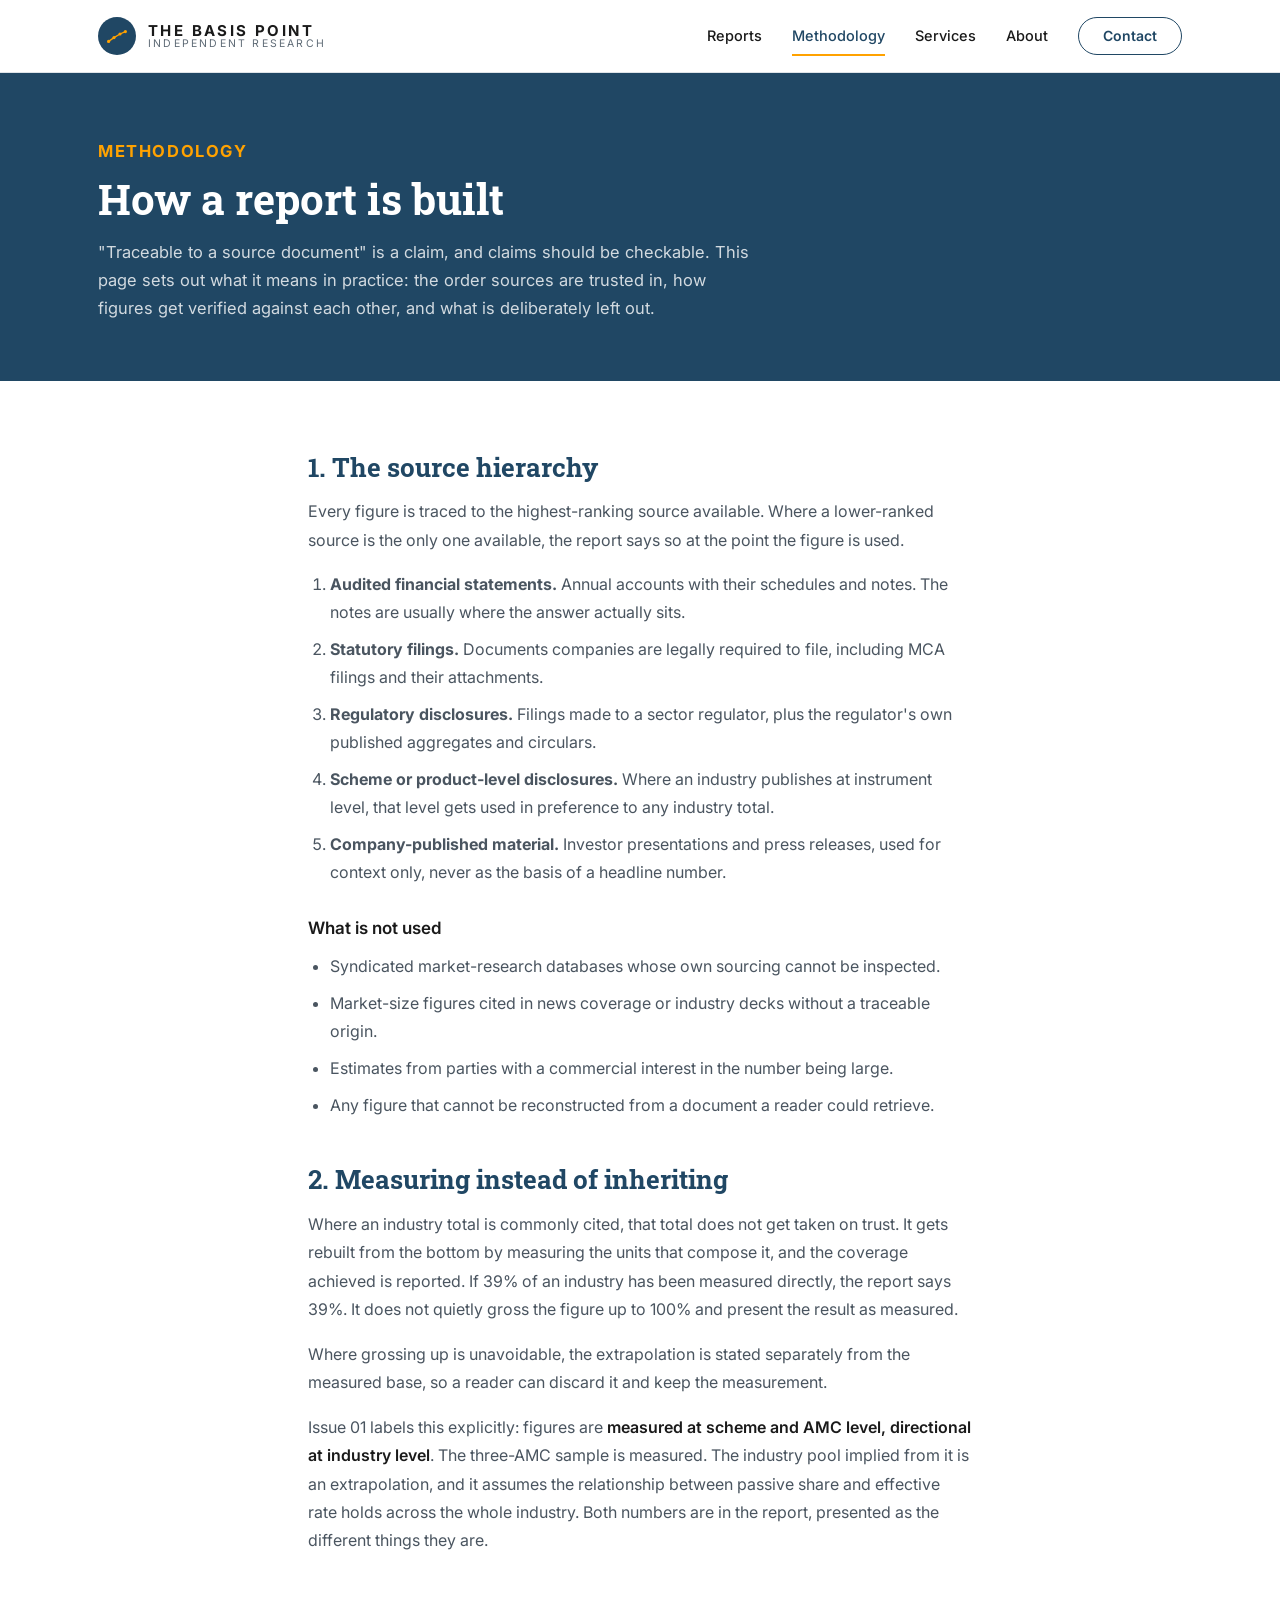
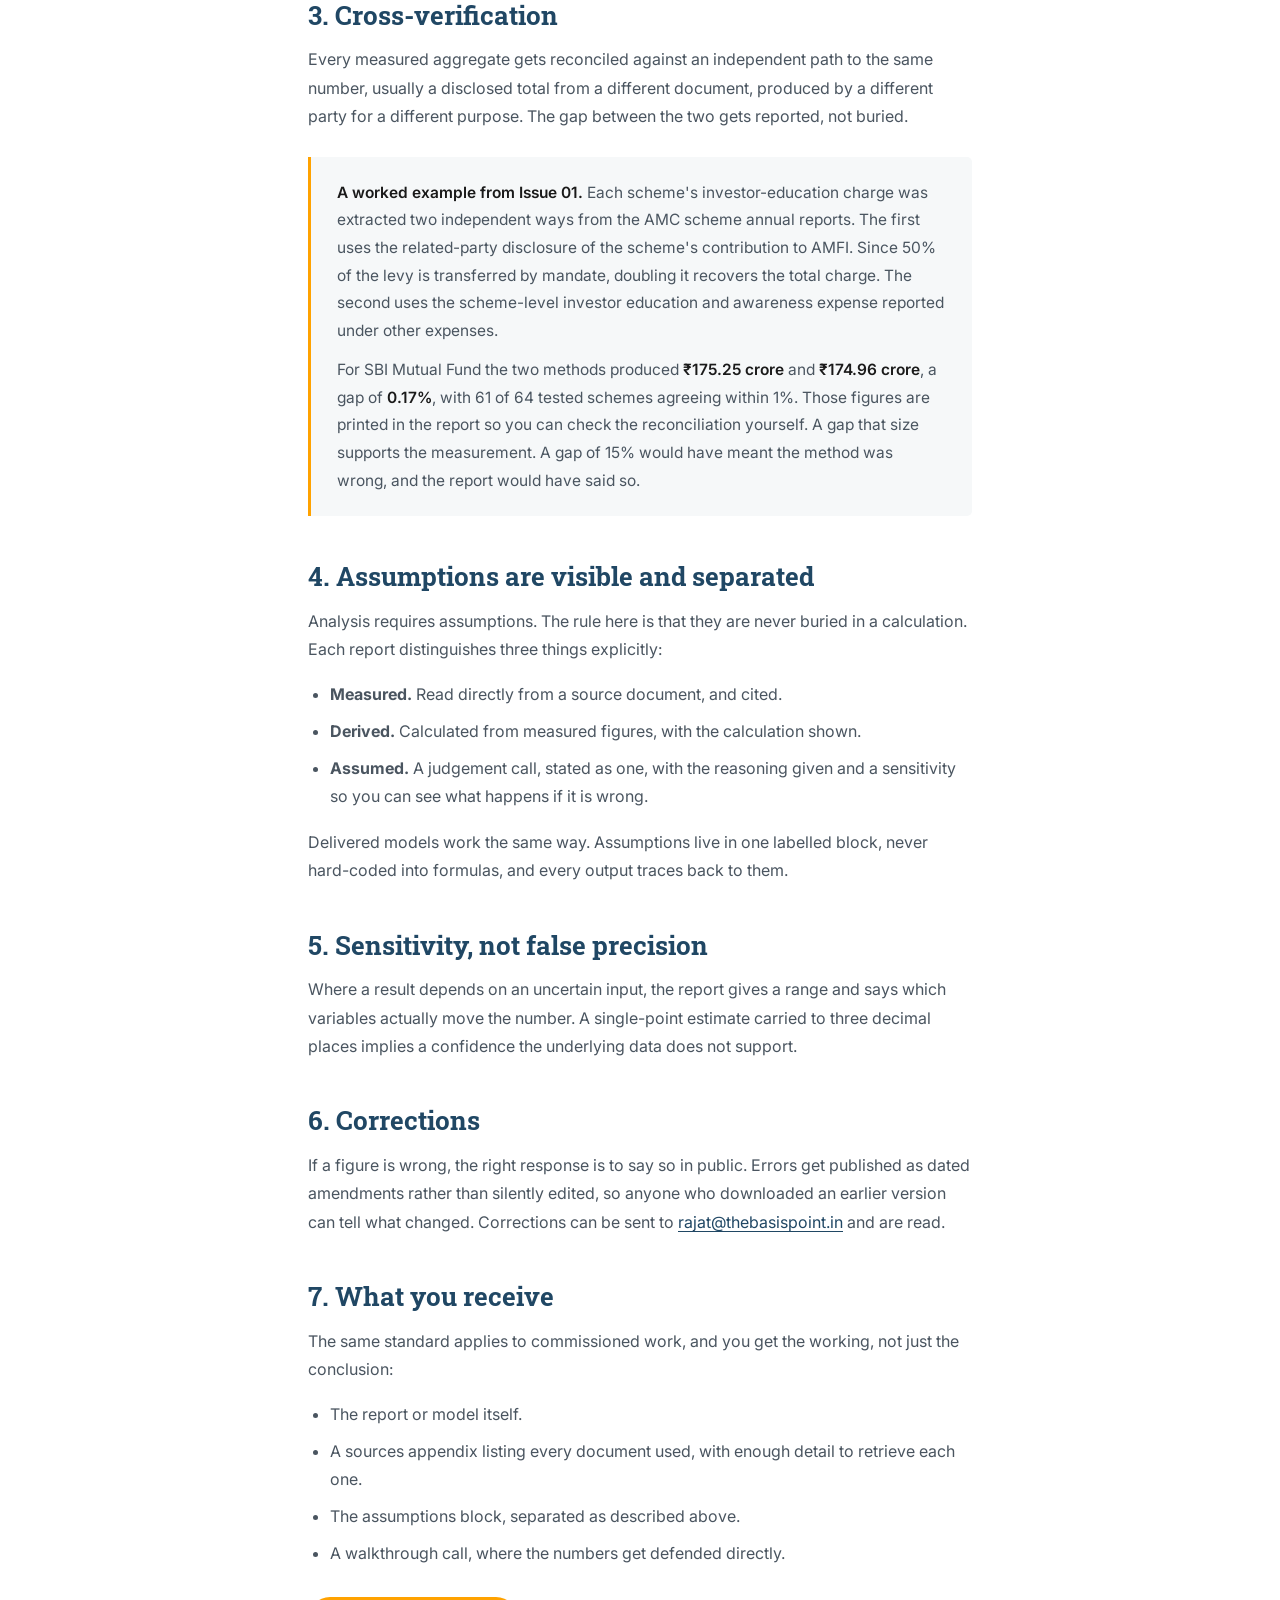
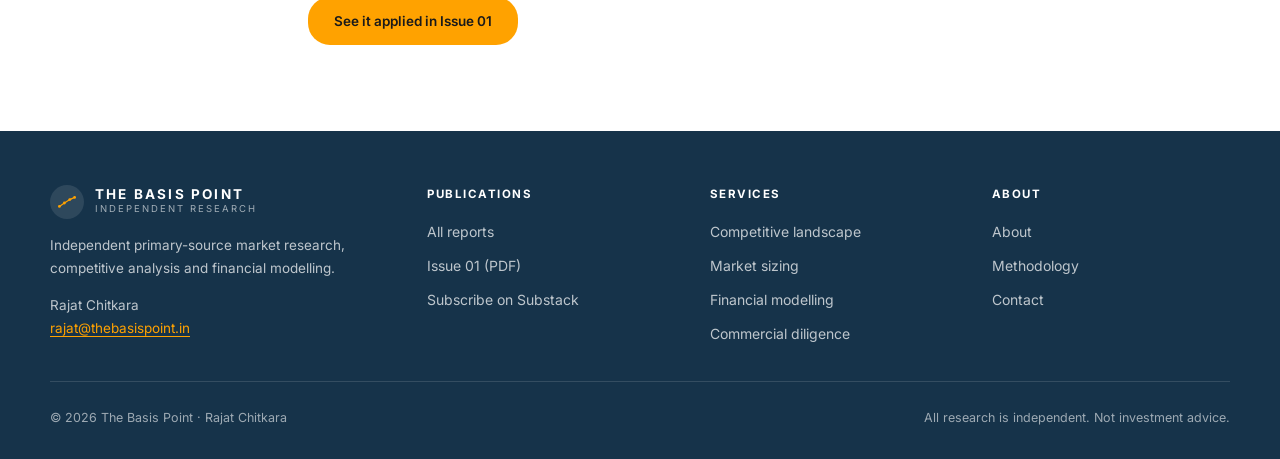
<file: methodology.html>
<!DOCTYPE html>
<html lang="en">
<head>
<meta charset="UTF-8">
<meta name="viewport" content="width=device-width, initial-scale=1.0">
<title>Methodology — The Basis Point</title>
<meta name="description" content="How a Basis Point report is built: the source hierarchy, the cross-verification step, how assumptions are made visible, and what is deliberately not used.">
<link rel="canonical" href="https://thebasispoint.in/methodology.html">
<meta property="og:type" content="article">
<meta property="og:site_name" content="The Basis Point">
<meta property="og:url" content="https://thebasispoint.in/methodology.html">
<meta property="og:title" content="Methodology — The Basis Point">
<meta property="og:description" content="The source hierarchy, the cross-verification step, and what is deliberately not used.">
<meta property="og:image" content="https://thebasispoint.in/assets/img/og-cover.png">
<meta property="og:image:width" content="1200">
<meta property="og:image:height" content="630">
<meta name="twitter:card" content="summary_large_image">
<meta name="twitter:title" content="Methodology — The Basis Point">
<meta name="twitter:description" content="How a Basis Point report is built, step by step.">
<meta name="twitter:image" content="https://thebasispoint.in/assets/img/og-cover.png">
<meta name="theme-color" content="#204764">
<link rel="icon" href="assets/img/favicon.svg" type="image/svg+xml">
<link rel="preconnect" href="https://fonts.googleapis.com">
<link rel="preconnect" href="https://fonts.gstatic.com" crossorigin>
<link href="https://fonts.googleapis.com/css2?family=Inter:wght@400;500;600;700&family=Roboto+Slab:wght@400;500;700&display=swap" rel="stylesheet">
<link rel="stylesheet" href="assets/css/site.css">
<noscript><style>
@media(max-width:820px){
  .nav-in{height:auto;flex-wrap:wrap;padding-top:10px;padding-bottom:10px}
  .nav-toggle{display:none}
  .nav-links{display:flex;position:static;width:100%;box-shadow:none;border-bottom:none;padding:4px 0 0}
}
</style></noscript>
</head>
<body>

<a class="skip" href="#main">Skip to content</a>

<nav class="nav">
  <div class="nav-in">
    <a href="/" class="logo" aria-label="The Basis Point — home">
      <span class="logo-mark">
        <svg width="20" height="13" viewBox="0 0 20 13" aria-hidden="true" focusable="false">
          <circle cx="1.6" cy="11.4" r="1.6" fill="#FFA200"/>
          <circle cx="7" cy="7.6" r="1.6" fill="#FFA200"/>
          <circle cx="13" cy="4" r="1.6" fill="#FFA200"/>
          <circle cx="18.4" cy="1.6" r="1.6" fill="#FFA200"/>
          <path d="M1.6 11.4 L7 7.6 L13 4 L18.4 1.6" fill="none" stroke="#FFA200" stroke-width="1.3" stroke-linecap="round"/>
        </svg>
      </span>
      <span class="logo-txt">
        <span class="logo-t1">THE BASIS POINT</span>
        <span class="logo-t2">INDEPENDENT RESEARCH</span>
      </span>
    </a>
    <button class="nav-toggle" type="button" aria-expanded="false" aria-controls="nav-links">
      <span></span><span class="sr-only">Menu</span>
    </button>
    <div class="nav-links" id="nav-links">
      <a href="reports/">Reports</a>
      <a href="methodology.html" aria-current="page">Methodology</a>
      <a href="services.html">Services</a>
      <a href="about.html">About</a>
      <a class="btn-contact" href="mailto:rajat@thebasispoint.in?subject=Enquiry%20—%20The%20Basis%20Point">Contact</a>
    </div>
  </div>
</nav>

<main id="main">

<section class="page-head">
  <div class="wrap">
    <p class="sec-kicker">Methodology</p>
    <h1>How a report is built</h1>
    <p>
      "Traceable to a source document" is a claim, and claims should be checkable. This page sets
      out what it means in practice: the order sources are trusted in, how figures get verified
      against each other, and what is deliberately left out.
    </p>
  </div>
</section>

<section class="prose">
  <div class="prose-in">

    <h2>1. The source hierarchy</h2>
    <p>
      Every figure is traced to the highest-ranking source available. Where a lower-ranked source
      is the only one available, the report says so at the point the figure is used.
    </p>
    <ol>
      <li><strong>Audited financial statements.</strong> Annual accounts with their schedules and notes. The notes are usually where the answer actually sits.</li>
      <li><strong>Statutory filings.</strong> Documents companies are legally required to file, including MCA filings and their attachments.</li>
      <li><strong>Regulatory disclosures.</strong> Filings made to a sector regulator, plus the regulator's own published aggregates and circulars.</li>
      <li><strong>Scheme or product-level disclosures.</strong> Where an industry publishes at instrument level, that level gets used in preference to any industry total.</li>
      <li><strong>Company-published material.</strong> Investor presentations and press releases, used for context only, never as the basis of a headline number.</li>
    </ol>

    <h3>What is not used</h3>
    <ul>
      <li>Syndicated market-research databases whose own sourcing cannot be inspected.</li>
      <li>Market-size figures cited in news coverage or industry decks without a traceable origin.</li>
      <li>Estimates from parties with a commercial interest in the number being large.</li>
      <li>Any figure that cannot be reconstructed from a document a reader could retrieve.</li>
    </ul>

    <h2>2. Measuring instead of inheriting</h2>
    <p>
      Where an industry total is commonly cited, that total does not get taken on trust. It gets
      rebuilt from the bottom by measuring the units that compose it, and the coverage achieved is
      reported. If 39% of an industry has been measured directly, the report says 39%. It does not
      quietly gross the figure up to 100% and present the result as measured.
    </p>
    <p>
      Where grossing up is unavoidable, the extrapolation is stated separately from the measured
      base, so a reader can discard it and keep the measurement.
    </p>
    <p>
      Issue 01 labels this explicitly: figures are <strong>measured at scheme and AMC level,
      directional at industry level</strong>. The three-AMC sample is measured. The industry pool
      implied from it is an extrapolation, and it assumes the relationship between passive share and
      effective rate holds across the whole industry. Both numbers are in the report, presented as
      the different things they are.
    </p>

    <h2>3. Cross-verification</h2>
    <p>
      Every measured aggregate gets reconciled against an independent path to the same number,
      usually a disclosed total from a different document, produced by a different party for a
      different purpose. The gap between the two gets reported, not buried.
    </p>

    <div class="callout">
      <p>
        <strong>A worked example from Issue 01.</strong> Each scheme's investor-education charge
        was extracted two independent ways from the AMC scheme annual reports. The first uses the
        related-party disclosure of the scheme's contribution to AMFI. Since 50% of the levy is
        transferred by mandate, doubling it recovers the total charge. The second uses the
        scheme-level investor education and awareness expense reported under other expenses.
      </p>
      <p>
        For SBI Mutual Fund the two methods produced <strong>₹175.25 crore</strong> and
        <strong>₹174.96 crore</strong>, a gap of <strong>0.17%</strong>, with 61 of 64 tested
        schemes agreeing within 1%. Those figures are printed in the report so you can check the
        reconciliation yourself. A gap that size supports the measurement. A gap
        of 15% would have meant the method was wrong, and the report would have said so.
      </p>
    </div>

    <h2>4. Assumptions are visible and separated</h2>
    <p>
      Analysis requires assumptions. The rule here is that they are never buried in a calculation.
      Each report distinguishes three things explicitly:
    </p>
    <ul>
      <li><strong>Measured.</strong> Read directly from a source document, and cited.</li>
      <li><strong>Derived.</strong> Calculated from measured figures, with the calculation shown.</li>
      <li><strong>Assumed.</strong> A judgement call, stated as one, with the reasoning given and a sensitivity so you can see what happens if it is wrong.</li>
    </ul>
    <p>
      Delivered models work the same way. Assumptions live in one labelled block, never hard-coded
      into formulas, and every output traces back to them.
    </p>

    <h2>5. Sensitivity, not false precision</h2>
    <p>
      Where a result depends on an uncertain input, the report gives a range and says which
      variables actually move the number. A single-point estimate carried to three decimal places
      implies a confidence the underlying data does not support.
    </p>

    <h2>6. Corrections</h2>
    <p>
      If a figure is wrong, the right response is to say so in public. Errors get published as
      dated amendments rather than silently edited, so anyone who downloaded an earlier version can
      tell what changed. Corrections can be sent to
      <a href="mailto:rajat@thebasispoint.in?subject=Correction%20—%20Issue%2001">rajat@thebasispoint.in</a>
      and are read.
    </p>

    <h2>7. What you receive</h2>
    <p>
      The same standard applies to commissioned work, and you get the working, not just the
      conclusion:
    </p>
    <ul>
      <li>The report or model itself.</li>
      <li>A sources appendix listing every document used, with enough detail to retrieve each one.</li>
      <li>The assumptions block, separated as described above.</li>
      <li>A walkthrough call, where the numbers get defended directly.</li>
    </ul>

    <p style="margin-top:30px">
      <a class="btn-amber" href="reports/">See it applied in Issue 01</a>
    </p>

  </div>
</section>

</main>

<footer>
  <div class="ft-in">
    <div class="ft-top">
      <div>
        <div class="ft-logo">
          <span class="ft-mark">
            <svg width="18" height="12" viewBox="0 0 18 12" aria-hidden="true" focusable="false">
              <circle cx="1.4" cy="10.4" r="1.4" fill="#FFA200"/>
              <circle cx="6.4" cy="7" r="1.4" fill="#FFA200"/>
              <circle cx="11.8" cy="3.6" r="1.4" fill="#FFA200"/>
              <circle cx="16.6" cy="1.4" r="1.4" fill="#FFA200"/>
              <path d="M1.4 10.4 L6.4 7 L11.8 3.6 L16.6 1.4" fill="none" stroke="#FFA200" stroke-width="1.2" stroke-linecap="round"/>
            </svg>
          </span>
          <span>
            <span class="ft-t1">THE BASIS POINT</span>
            <span class="ft-t2">INDEPENDENT RESEARCH</span>
          </span>
        </div>
        <p class="ft-desc">
          Independent primary-source market research, competitive analysis
          and financial modelling.
        </p>
        <p class="ft-mail">
          Rajat Chitkara<br>
          <a href="mailto:rajat@thebasispoint.in">rajat@thebasispoint.in</a>
        </p>
      </div>
      <div>
        <p class="ft-ch">PUBLICATIONS</p>
        <div class="ft-links">
          <a href="reports/">All reports</a>
          <a href="reports/issue-01-financial-literacy-gap.pdf">Issue 01 (PDF)</a>
          <a href="https://substack.com/@rajat426302" target="_blank" rel="noopener">Subscribe on Substack</a>
        </div>
      </div>
      <div>
        <p class="ft-ch">SERVICES</p>
        <div class="ft-links">
          <a href="services.html#competitive-landscape">Competitive landscape</a>
          <a href="services.html#market-sizing">Market sizing</a>
          <a href="services.html#financial-modelling">Financial modelling</a>
          <a href="services.html#commercial-diligence">Commercial diligence</a>
        </div>
      </div>
      <div>
        <p class="ft-ch">ABOUT</p>
        <div class="ft-links">
          <a href="about.html">About</a>
          <a href="methodology.html">Methodology</a>
          <a href="mailto:rajat@thebasispoint.in">Contact</a>
        </div>
      </div>
    </div>
    <div class="ft-bot">
      <span>© 2026 The Basis Point · Rajat Chitkara</span>
      <span>All research is independent. Not investment advice.</span>
    </div>
  </div>
</footer>

<script src="assets/js/site.js" defer></script>
</body>
</html>
</file>
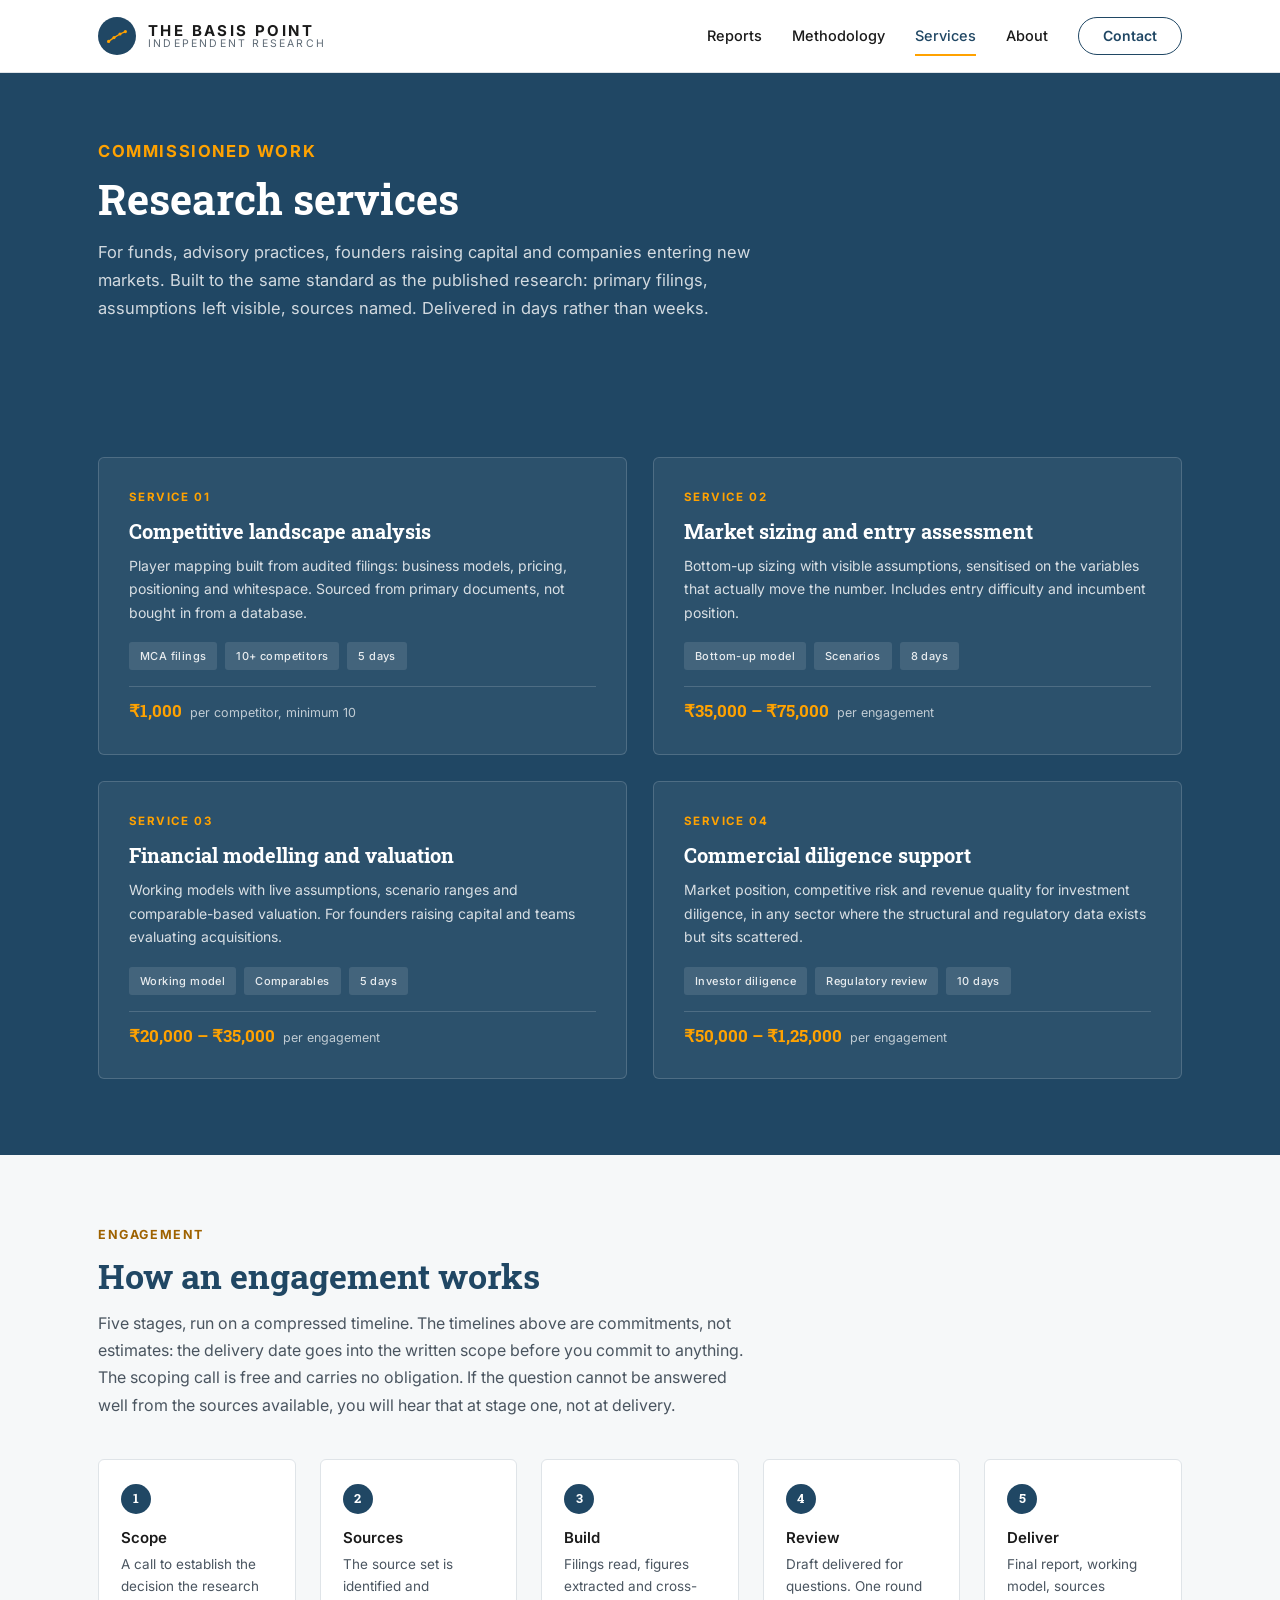
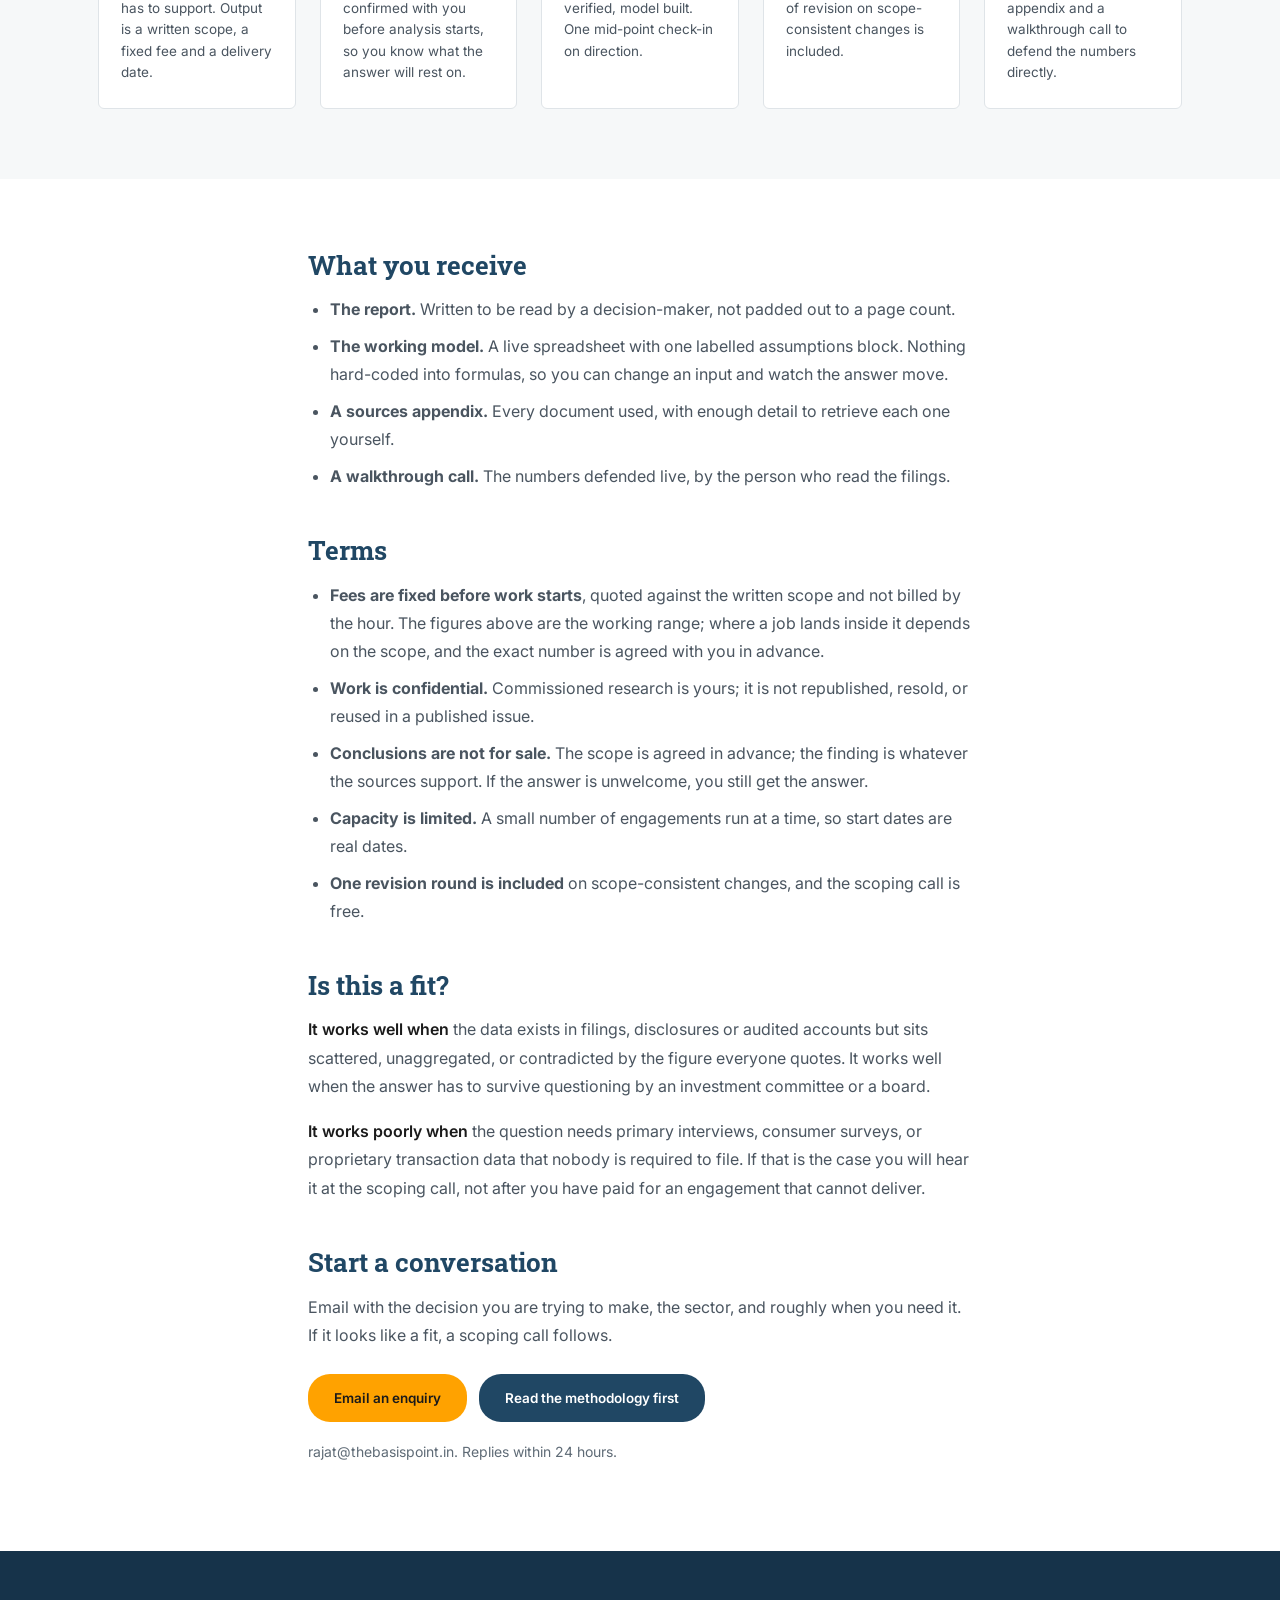
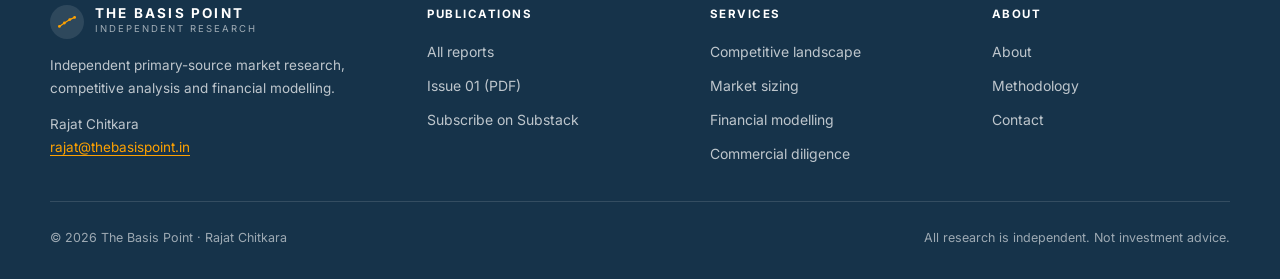
<file: services.html>
<!DOCTYPE html>
<html lang="en">
<head>
<meta charset="UTF-8">
<meta name="viewport" content="width=device-width, initial-scale=1.0">
<title>Research Services — The Basis Point</title>
<meta name="description" content="Commissioned research for funds, advisory practices and founders: competitive landscapes, market sizing, financial modelling and commercial diligence, built from primary filings.">
<link rel="canonical" href="https://thebasispoint.in/services.html">
<meta property="og:type" content="website">
<meta property="og:site_name" content="The Basis Point">
<meta property="og:url" content="https://thebasispoint.in/services.html">
<meta property="og:title" content="Research Services — The Basis Point">
<meta property="og:description" content="Competitive landscapes, market sizing, financial modelling and commercial diligence, built from primary filings.">
<meta property="og:image" content="https://thebasispoint.in/assets/img/og-cover.png">
<meta property="og:image:width" content="1200">
<meta property="og:image:height" content="630">
<meta name="twitter:card" content="summary_large_image">
<meta name="twitter:title" content="Research Services — The Basis Point">
<meta name="twitter:description" content="Commissioned research built from primary filings.">
<meta name="twitter:image" content="https://thebasispoint.in/assets/img/og-cover.png">
<meta name="theme-color" content="#204764">
<link rel="icon" href="assets/img/favicon.svg" type="image/svg+xml">
<link rel="preconnect" href="https://fonts.googleapis.com">
<link rel="preconnect" href="https://fonts.gstatic.com" crossorigin>
<link href="https://fonts.googleapis.com/css2?family=Inter:wght@400;500;600;700&family=Roboto+Slab:wght@400;500;700&display=swap" rel="stylesheet">
<link rel="stylesheet" href="assets/css/site.css">
<noscript><style>
@media(max-width:820px){
  .nav-in{height:auto;flex-wrap:wrap;padding-top:10px;padding-bottom:10px}
  .nav-toggle{display:none}
  .nav-links{display:flex;position:static;width:100%;box-shadow:none;border-bottom:none;padding:4px 0 0}
}
</style></noscript>
</head>
<body>

<a class="skip" href="#main">Skip to content</a>

<nav class="nav">
  <div class="nav-in">
    <a href="/" class="logo" aria-label="The Basis Point — home">
      <span class="logo-mark">
        <svg width="20" height="13" viewBox="0 0 20 13" aria-hidden="true" focusable="false">
          <circle cx="1.6" cy="11.4" r="1.6" fill="#FFA200"/>
          <circle cx="7" cy="7.6" r="1.6" fill="#FFA200"/>
          <circle cx="13" cy="4" r="1.6" fill="#FFA200"/>
          <circle cx="18.4" cy="1.6" r="1.6" fill="#FFA200"/>
          <path d="M1.6 11.4 L7 7.6 L13 4 L18.4 1.6" fill="none" stroke="#FFA200" stroke-width="1.3" stroke-linecap="round"/>
        </svg>
      </span>
      <span class="logo-txt">
        <span class="logo-t1">THE BASIS POINT</span>
        <span class="logo-t2">INDEPENDENT RESEARCH</span>
      </span>
    </a>
    <button class="nav-toggle" type="button" aria-expanded="false" aria-controls="nav-links">
      <span></span><span class="sr-only">Menu</span>
    </button>
    <div class="nav-links" id="nav-links">
      <a href="reports/">Reports</a>
      <a href="methodology.html">Methodology</a>
      <a href="services.html" aria-current="page">Services</a>
      <a href="about.html">About</a>
      <a class="btn-contact" href="mailto:rajat@thebasispoint.in?subject=Research%20enquiry%20—%20The%20Basis%20Point">Contact</a>
    </div>
  </div>
</nav>

<main id="main">

<section class="page-head">
  <div class="wrap">
    <p class="sec-kicker">Commissioned Work</p>
    <h1>Research services</h1>
    <p>
      For funds, advisory practices, founders raising capital and companies entering new markets.
      Built to the same standard as the published research: primary filings, assumptions left
      visible, sources named. Delivered in days rather than weeks.
    </p>
  </div>
</section>

<!-- ═══ THE FOUR SERVICES ═══ -->
<section class="services">
  <div class="srv-grid" style="margin-top:0">

    <div class="srv" id="competitive-landscape">
      <p class="srv-n">SERVICE 01</p>
      <h2 class="srv-h">Competitive landscape analysis</h2>
      <p class="srv-p">Player mapping built from audited filings: business models, pricing, positioning and whitespace. Sourced from primary documents, not bought in from a database.</p>
      <div class="srv-tags"><span class="stag">MCA filings</span><span class="stag">10+ competitors</span><span class="stag">5 days</span></div>
      <p class="srv-price"><b>₹1,000</b> <span>per competitor, minimum 10</span></p>
    </div>

    <div class="srv" id="market-sizing">
      <p class="srv-n">SERVICE 02</p>
      <h2 class="srv-h">Market sizing and entry assessment</h2>
      <p class="srv-p">Bottom-up sizing with visible assumptions, sensitised on the variables that actually move the number. Includes entry difficulty and incumbent position.</p>
      <div class="srv-tags"><span class="stag">Bottom-up model</span><span class="stag">Scenarios</span><span class="stag">8 days</span></div>
      <p class="srv-price"><b>₹35,000 – ₹75,000</b> <span>per engagement</span></p>
    </div>

    <div class="srv" id="financial-modelling">
      <p class="srv-n">SERVICE 03</p>
      <h2 class="srv-h">Financial modelling and valuation</h2>
      <p class="srv-p">Working models with live assumptions, scenario ranges and comparable-based valuation. For founders raising capital and teams evaluating acquisitions.</p>
      <div class="srv-tags"><span class="stag">Working model</span><span class="stag">Comparables</span><span class="stag">5 days</span></div>
      <p class="srv-price"><b>₹20,000 – ₹35,000</b> <span>per engagement</span></p>
    </div>

    <div class="srv" id="commercial-diligence">
      <p class="srv-n">SERVICE 04</p>
      <h2 class="srv-h">Commercial diligence support</h2>
      <p class="srv-p">Market position, competitive risk and revenue quality for investment diligence, in any sector where the structural and regulatory data exists but sits scattered.</p>
      <div class="srv-tags"><span class="stag">Investor diligence</span><span class="stag">Regulatory review</span><span class="stag">10 days</span></div>
      <p class="srv-price"><b>₹50,000 – ₹1,25,000</b> <span>per engagement</span></p>
    </div>

  </div>
</section>

<!-- ═══ PROCESS ═══ -->
<section class="steps" id="process">
  <div class="sec-head">
    <p class="sec-kicker">Engagement</p>
    <h2 class="sec-h2">How an engagement works</h2>
    <p class="sec-sub">
      Five stages, run on a compressed timeline. The timelines above are commitments, not estimates:
      the delivery date goes into the written scope before you commit to anything. The scoping call
      is free and carries no obligation. If the question cannot be answered well from the sources
      available, you will hear that at stage one, not at delivery.
    </p>
  </div>
  <div class="steps-grid">
    <div class="step">
      <p class="step-n">1</p>
      <h3 class="step-h">Scope</h3>
      <p class="step-p">A call to establish the decision the research has to support. Output is a written scope, a fixed fee and a delivery date.</p>
    </div>
    <div class="step">
      <p class="step-n">2</p>
      <h3 class="step-h">Sources</h3>
      <p class="step-p">The source set is identified and confirmed with you before analysis starts, so you know what the answer will rest on.</p>
    </div>
    <div class="step">
      <p class="step-n">3</p>
      <h3 class="step-h">Build</h3>
      <p class="step-p">Filings read, figures extracted and cross-verified, model built. One mid-point check-in on direction.</p>
    </div>
    <div class="step">
      <p class="step-n">4</p>
      <h3 class="step-h">Review</h3>
      <p class="step-p">Draft delivered for questions. One round of revision on scope-consistent changes is included.</p>
    </div>
    <div class="step">
      <p class="step-n">5</p>
      <h3 class="step-h">Deliver</h3>
      <p class="step-p">Final report, working model, sources appendix and a walkthrough call to defend the numbers directly.</p>
    </div>
  </div>
</section>

<!-- ═══ WHAT YOU GET / TERMS ═══ -->
<section class="prose">
  <div class="prose-in">

    <h2>What you receive</h2>
    <ul>
      <li><strong>The report.</strong> Written to be read by a decision-maker, not padded out to a page count.</li>
      <li><strong>The working model.</strong> A live spreadsheet with one labelled assumptions block. Nothing hard-coded into formulas, so you can change an input and watch the answer move.</li>
      <li><strong>A sources appendix.</strong> Every document used, with enough detail to retrieve each one yourself.</li>
      <li><strong>A walkthrough call.</strong> The numbers defended live, by the person who read the filings.</li>
    </ul>

    <h2>Terms</h2>
    <ul>
      <li><strong>Fees are fixed before work starts</strong>, quoted against the written scope and not billed by the hour. The figures above are the working range; where a job lands inside it depends on the scope, and the exact number is agreed with you in advance.</li>
      <li><strong>Work is confidential.</strong> Commissioned research is yours; it is not republished, resold, or reused in a published issue.</li>
      <li><strong>Conclusions are not for sale.</strong> The scope is agreed in advance; the finding is whatever the sources support. If the answer is unwelcome, you still get the answer.</li>
      <li><strong>Capacity is limited.</strong> A small number of engagements run at a time, so start dates are real dates.</li>
      <li><strong>One revision round is included</strong> on scope-consistent changes, and the scoping call is free.</li>
    </ul>

    <h2>Is this a fit?</h2>
    <p><strong>It works well when</strong> the data exists in filings, disclosures or audited accounts but sits scattered, unaggregated, or contradicted by the figure everyone quotes. It works well when the answer has to survive questioning by an investment committee or a board.</p>
    <p><strong>It works poorly when</strong> the question needs primary interviews, consumer surveys, or proprietary transaction data that nobody is required to file. If that is the case you will hear it at the scoping call, not after you have paid for an engagement that cannot deliver.</p>

    <h2>Start a conversation</h2>
    <p>
      Email with the decision you are trying to make, the sector, and roughly when you need it.
      If it looks like a fit, a scoping call follows.
    </p>
    <p style="margin-top:24px">
      <a class="btn-amber" href="mailto:rajat@thebasispoint.in?subject=Research%20enquiry%20—%20The%20Basis%20Point&amp;body=What%20decision%20the%20research%20needs%20to%20support%3A%0A%0ASector%3A%0A%0ATimeline%3A%0A%0AAnything%20already%20done%3A%0A">Email an enquiry</a>
      &nbsp;
      <a class="btn-navy" href="methodology.html">Read the methodology first</a>
    </p>
    <p style="font-size:14px;color:var(--muted);margin-top:18px">
      rajat@thebasispoint.in. Replies within 24 hours.
    </p>

  </div>
</section>

</main>

<footer>
  <div class="ft-in">
    <div class="ft-top">
      <div>
        <div class="ft-logo">
          <span class="ft-mark">
            <svg width="18" height="12" viewBox="0 0 18 12" aria-hidden="true" focusable="false">
              <circle cx="1.4" cy="10.4" r="1.4" fill="#FFA200"/>
              <circle cx="6.4" cy="7" r="1.4" fill="#FFA200"/>
              <circle cx="11.8" cy="3.6" r="1.4" fill="#FFA200"/>
              <circle cx="16.6" cy="1.4" r="1.4" fill="#FFA200"/>
              <path d="M1.4 10.4 L6.4 7 L11.8 3.6 L16.6 1.4" fill="none" stroke="#FFA200" stroke-width="1.2" stroke-linecap="round"/>
            </svg>
          </span>
          <span>
            <span class="ft-t1">THE BASIS POINT</span>
            <span class="ft-t2">INDEPENDENT RESEARCH</span>
          </span>
        </div>
        <p class="ft-desc">
          Independent primary-source market research, competitive analysis
          and financial modelling.
        </p>
        <p class="ft-mail">
          Rajat Chitkara<br>
          <a href="mailto:rajat@thebasispoint.in">rajat@thebasispoint.in</a>
        </p>
      </div>
      <div>
        <p class="ft-ch">PUBLICATIONS</p>
        <div class="ft-links">
          <a href="reports/">All reports</a>
          <a href="reports/issue-01-financial-literacy-gap.pdf">Issue 01 (PDF)</a>
          <a href="https://substack.com/@rajat426302" target="_blank" rel="noopener">Subscribe on Substack</a>
        </div>
      </div>
      <div>
        <p class="ft-ch">SERVICES</p>
        <div class="ft-links">
          <a href="services.html#competitive-landscape">Competitive landscape</a>
          <a href="services.html#market-sizing">Market sizing</a>
          <a href="services.html#financial-modelling">Financial modelling</a>
          <a href="services.html#commercial-diligence">Commercial diligence</a>
        </div>
      </div>
      <div>
        <p class="ft-ch">ABOUT</p>
        <div class="ft-links">
          <a href="about.html">About</a>
          <a href="methodology.html">Methodology</a>
          <a href="mailto:rajat@thebasispoint.in">Contact</a>
        </div>
      </div>
    </div>
    <div class="ft-bot">
      <span>© 2026 The Basis Point · Rajat Chitkara</span>
      <span>All research is independent. Not investment advice.</span>
    </div>
  </div>
</footer>

<script src="assets/js/site.js" defer></script>
</body>
</html>
</file>
<file: assets/css/site.css>
/* ═══════════════════════════════════════════════════════════
   THE BASIS POINT — site stylesheet
   Shared by every page. No build step: edit this file directly.
   ═══════════════════════════════════════════════════════════ */

*,*::before,*::after{box-sizing:border-box;margin:0;padding:0}

:root{
  --navy:#204764;
  --navy-dark:#16334A;
  --amber:#FFA200;              /* fills and large marks only — fails AA as text on white */
  --amber-h:#E89200;
  --amber-text:#9E6200;         /* amber-on-white TEXT — 5.0:1 on #FFF, 4.7:1 on offwhite.
                                   #FFA200 is only 2.0:1 as text and must never be used on light. */
  --offwhite:#F6F8F9;
  --white:#FFFFFF;
  --ink:#1A1A1A;
  --body:#4A5560;
  --muted:#5F6B76;              /* 5.6:1 on #FFF */
  --rule:#DFE4E8;
  --ok:#1B7A4B;
  --sans:'Inter',-apple-system,BlinkMacSystemFont,'Segoe UI',Arial,sans-serif;
  --slab:'Roboto Slab',Georgia,'Times New Roman',serif;
  --max:1180px;
  --pad:48px;
  --nav-h:72px;
}

html{font-size:16px;-webkit-font-smoothing:antialiased;scroll-behavior:smooth}
body{font-family:var(--sans);color:var(--body);background:var(--white);line-height:1.65}
a{color:inherit;text-decoration:none}
img{display:block;max-width:100%}

/* Anchor targets must clear the sticky nav */
[id]{scroll-margin-top:calc(var(--nav-h) + 16px)}

/* One global focus treatment — keyboard navigation must always be visible */
:focus-visible{outline:2px solid var(--amber-text);outline-offset:3px;border-radius:2px}

/* Skip link */
.skip{position:absolute;left:-9999px;top:0;z-index:400;background:var(--navy);color:#fff;
  padding:12px 20px;font-size:14px;font-weight:600}
.skip:focus{left:0}

.sr-only{position:absolute;width:1px;height:1px;padding:0;margin:-1px;overflow:hidden;
  clip:rect(0,0,0,0);white-space:nowrap;border:0}

@media(prefers-reduced-motion:reduce){
  html{scroll-behavior:auto}
  *,*::before,*::after{animation-duration:.01ms!important;transition-duration:.01ms!important}
}

/* Shared container */
.wrap{max-width:var(--max);margin:0 auto;padding:0 var(--pad)}

/* ═══ NAV ═══ */
.nav{background:var(--white);border-bottom:1px solid var(--rule);position:sticky;top:0;z-index:200}
.nav-in{max-width:var(--max);margin:0 auto;padding:0 var(--pad);height:var(--nav-h);
  display:flex;align-items:center;justify-content:space-between;gap:20px}
.logo{display:flex;align-items:center;gap:12px}
.logo-mark{width:38px;height:38px;border-radius:50%;background:var(--navy);
  display:flex;align-items:center;justify-content:center;flex-shrink:0}
.logo-txt{line-height:1.05}
.logo-t1{font-family:var(--sans);font-size:15px;font-weight:700;letter-spacing:2.4px;color:var(--ink);
  display:block}
.logo-t2{font-family:var(--sans);font-size:10.5px;font-weight:400;letter-spacing:2.2px;color:var(--muted);
  display:block}
.nav-links{display:flex;align-items:center;gap:30px}
/* :not(.btn-contact) matters — Contact is an <a> too, and this selector would
   otherwise outrank .btn-contact and strip its padding, colour and hover. */
.nav-links>a:not(.btn-contact){font-size:14.5px;font-weight:500;color:var(--ink);
  padding:8px 0;transition:color .15s;position:relative;white-space:nowrap}
.nav-links>a:not(.btn-contact):hover{color:var(--navy)}
.nav-links>a:not(.btn-contact)[aria-current="page"]{color:var(--navy)}
.nav-links>a:not(.btn-contact)[aria-current="page"]::after{content:"";position:absolute;
  left:0;right:0;bottom:0;height:2px;background:var(--amber)}
.btn-contact{display:inline-flex;align-items:center;justify-content:center;
  border:1.5px solid var(--navy);color:var(--navy);font-size:14px;font-weight:600;
  line-height:1.2;padding:10px 24px;border-radius:999px;background:transparent;cursor:pointer;
  font-family:var(--sans);transition:background .15s,color .15s;
  white-space:nowrap;flex-shrink:0}
.btn-contact:hover{background:var(--navy);color:#fff}

/* Hamburger — hidden above 820px */
.nav-toggle{display:none;width:44px;height:44px;border:1px solid var(--rule);border-radius:6px;
  background:#fff;cursor:pointer;align-items:center;justify-content:center;flex-shrink:0}
/* :not(.sr-only) matters — the button also holds a visually-hidden "Menu" label.
   Unscoped, this rule forces position:relative on it, which disables .sr-only's
   clip and renders the label as a stray third bar. */
.nav-toggle span:not(.sr-only){display:block;width:19px;height:2px;background:var(--ink);
  position:relative}
.nav-toggle span:not(.sr-only)::before,.nav-toggle span:not(.sr-only)::after{content:"";
  position:absolute;left:0;width:19px;height:2px;background:var(--ink);
  transition:transform .18s,top .18s}
.nav-toggle span:not(.sr-only)::before{top:-6px}
.nav-toggle span:not(.sr-only)::after{top:6px}
.nav-toggle[aria-expanded="true"] span:not(.sr-only){background:transparent}
.nav-toggle[aria-expanded="true"] span:not(.sr-only)::before{top:0;transform:rotate(45deg)}
.nav-toggle[aria-expanded="true"] span:not(.sr-only)::after{top:0;transform:rotate(-45deg)}

/* ═══ HERO ═══
   Two columns: headline left, a real figure from Issue 01 right. The figure
   sits inside the hero at a fixed column width so it stays a supporting
   element, not a section of its own. */
.hero{background:var(--navy)}
.hero-in{max-width:var(--max);margin:0 auto;padding:60px var(--pad);
  display:grid;grid-template-columns:minmax(0,1fr) 500px;gap:56px;align-items:center}
.hero-copy{min-width:0}
.hero-kicker{font-size:13px;font-weight:600;letter-spacing:1.6px;color:rgba(255,255,255,.72);
  margin-bottom:14px;text-transform:uppercase}
.hero-h1{font-family:var(--slab);font-size:clamp(32px,3.7vw,48px);font-weight:700;
  color:#fff;line-height:1.1;letter-spacing:-.5px}
.hero-h1 .amber{color:var(--amber)}
.hero-sub{font-size:16px;line-height:1.7;color:rgba(255,255,255,.8);margin-top:18px;max-width:480px}
.hero-cta{display:flex;flex-wrap:wrap;gap:14px;margin-top:26px}

/* Delivery speed, stated in the hero as three concrete numbers */
.hero-facts{display:flex;flex-wrap:wrap;gap:14px 36px;margin-top:30px;padding-top:22px;
  border-top:1px solid rgba(255,255,255,.18)}
.hf{display:flex;flex-direction:column;gap:2px}
.hf-v{font-family:var(--slab);font-size:19px;font-weight:700;color:var(--amber);line-height:1.1}
.hf-l{font-size:12.5px;color:rgba(255,255,255,.72);line-height:1.4}

/* Figure card inside the hero */
.figcard{background:var(--white);border-radius:10px;padding:16px 18px 14px;
  box-shadow:0 16px 38px rgba(0,0,0,.24);min-width:0}
.figcard-top{display:flex;align-items:baseline;justify-content:space-between;
  gap:10px;margin-bottom:10px}
.figcard-lbl{font-size:10.5px;font-weight:700;letter-spacing:1.3px;
  color:var(--amber-text);text-transform:uppercase}
.figcard-src{font-size:10.5px;color:var(--muted)}
.figcard-img{border-top:1px solid var(--rule);padding-top:12px}
.figcard-img img{width:100%;height:auto}
.figcard-cap{font-size:12px;line-height:1.55;color:var(--body);margin-top:11px}
.figcard-cap strong{color:var(--ink);font-weight:600}

/* ═══ BUTTONS ═══ */
.btn-amber{background:var(--amber);color:var(--ink);font-size:13.5px;font-weight:600;
  padding:12px 26px;border:none;border-radius:22px;cursor:pointer;font-family:var(--sans);
  transition:background .15s;display:inline-block;text-align:center}
.btn-amber:hover{background:var(--amber-h)}
.btn-ghost{display:inline-block;border:1.5px solid rgba(255,255,255,.45);color:#fff;font-size:13.5px;
  font-weight:600;padding:11px 26px;border-radius:22px;background:transparent;
  transition:background .15s,border-color .15s;text-align:center}
.btn-ghost:hover{background:rgba(255,255,255,.12);border-color:#fff}
.btn-navy{display:inline-block;background:var(--navy);color:#fff;font-size:13.5px;font-weight:600;
  padding:12px 26px;border-radius:22px;transition:background .15s;text-align:center}
.btn-navy:hover{background:var(--navy-dark)}

/* ═══ INTRO ═══ */
.intro{background:var(--offwhite);padding:64px 0 20px}
.intro-p{font-size:17px;line-height:1.75;color:var(--body);max-width:720px}
.intro-p strong{color:var(--ink);font-weight:600}

/* ═══ PAGE HEADER (inner pages) ═══ */
.page-head{background:var(--navy);padding:64px 0 58px;color:#fff}
.page-head .sec-kicker{color:var(--amber)}
.page-head h1{font-family:var(--slab);font-size:clamp(30px,3.6vw,42px);font-weight:700;
  color:#fff;line-height:1.15;margin-bottom:14px}
.page-head p{font-size:16.5px;line-height:1.72;color:rgba(255,255,255,.8);max-width:660px}

/* ═══ PUBLICATIONS ═══ */
.pubs{background:var(--offwhite);padding:28px 0 72px}
.pub{padding:34px 0;border-bottom:1px solid var(--rule)}
.pub:last-child{border-bottom:none}
.pub-meta{display:flex;align-items:center;gap:12px;flex-wrap:wrap;margin-bottom:11px}
.pill{font-size:10.5px;font-weight:700;letter-spacing:1.2px;padding:4px 11px;border-radius:3px}
.pill-report{background:#E3EDF4;color:var(--navy)}
.pill-blog{background:#FFF1DB;color:#8A5700}
.pill-soon{background:#EAEDEF;color:#4E5862}
.pub-date{font-size:12.5px;color:var(--muted);font-weight:500}
.pub-h{font-family:var(--slab);font-size:24px;font-weight:700;color:var(--navy);
  line-height:1.28;margin-bottom:10px}
.pub-h .light{font-weight:400}
.pub-p{font-size:15px;line-height:1.7;color:var(--body);max-width:780px;margin-bottom:18px}
.pub-stats{display:flex;gap:34px;flex-wrap:wrap;margin-bottom:22px}
.ps{display:flex;flex-direction:column;gap:2px}
.ps-v{font-family:var(--slab);font-size:20px;font-weight:700;color:var(--navy)}
.ps-l{font-size:11.5px;color:var(--muted)}
.pub-actions{display:flex;flex-wrap:wrap;gap:12px;align-items:center}
.pub-note{font-size:13px;color:var(--muted)}
/* Issue not yet published — bordered, full contrast, not dimmed */
.pub-next{border:1px dashed var(--rule);border-radius:6px;background:var(--white);
  padding:28px 30px;margin-top:12px}
.pub-next .pub-h{font-size:19px;margin-bottom:8px}
.pub-next .pub-p{margin-bottom:0;font-size:14.5px}

/* ═══ SECTION HEAD ═══ */
.sec-head{max-width:var(--max);margin:0 auto;padding:0 var(--pad)}
.sec-kicker{font-size:12.5px;font-weight:700;letter-spacing:1.6px;color:var(--amber-text);
  text-transform:uppercase;margin-bottom:10px}
.sec-h2{font-family:var(--slab);font-size:clamp(26px,3vw,34px);font-weight:700;color:var(--navy);
  line-height:1.18;margin-bottom:14px}
.sec-sub{font-size:16px;color:var(--body);max-width:660px;line-height:1.7}

/* ═══ EXPERTISE GRID ═══ */
.expertise{background:var(--white);padding:76px 0}
.exp-grid{max-width:var(--max);margin:44px auto 0;padding:0 var(--pad);
  display:grid;grid-template-columns:repeat(4,1fr);gap:30px}
.exp{border-top:3px solid var(--navy);padding-top:20px}
.exp-n{font-family:var(--slab);font-size:13px;font-weight:700;color:var(--amber-text);margin-bottom:9px}
.exp-h{font-size:16px;font-weight:600;color:var(--ink);margin-bottom:8px;line-height:1.3}
.exp-p{font-size:13.5px;color:var(--body);line-height:1.6}

/* ═══ SPEED BAND ═══ */
.speed{background:var(--offwhite);border-top:1px solid var(--rule);
  border-bottom:1px solid var(--rule);padding:52px 0}
.speed-in{max-width:var(--max);margin:0 auto;padding:0 var(--pad);
  display:grid;grid-template-columns:1.1fr 1fr;gap:56px;align-items:center}
.speed h2{font-family:var(--slab);font-size:clamp(24px,2.6vw,30px);font-weight:700;
  color:var(--navy);line-height:1.22;margin-bottom:12px}
.speed h2 .amber{color:var(--amber-text)}
.speed p{font-size:15.5px;line-height:1.7;color:var(--body);max-width:520px}
.speed-rows{display:flex;flex-direction:column;gap:0}
.speed-row{display:grid;grid-template-columns:1fr auto auto;gap:14px;align-items:baseline;
  padding:13px 0;border-bottom:1px solid var(--rule)}
.speed-row:last-child{border-bottom:none}
.speed-what{font-size:14.5px;color:var(--ink);font-weight:500}
.speed-them{font-family:var(--slab);font-size:16px;font-weight:700;color:var(--navy);
  text-align:right;white-space:nowrap}
.speed-us{font-size:13.5px;color:var(--body);text-align:right;white-space:nowrap;min-width:112px}
.speed-note{font-size:12.5px;color:var(--muted);margin-top:14px;line-height:1.55}
.speed-head{padding-bottom:8px;border-bottom:1px solid var(--rule)}
.speed-head span{font-size:10.5px;font-weight:700;letter-spacing:1.2px;
  color:var(--muted);text-transform:uppercase}

/* ═══ SERVICES ═══ */
.services{background:var(--navy);padding:76px 0;color:#fff}
.services .sec-kicker{color:var(--amber)}
.services .sec-h2{color:#fff}
.services .sec-sub{color:rgba(255,255,255,.8)}
.srv-grid{max-width:var(--max);margin:44px auto 0;padding:0 var(--pad);
  display:grid;grid-template-columns:repeat(2,1fr);gap:26px}
.srv{background:rgba(255,255,255,.055);border:1px solid rgba(255,255,255,.16);
  border-radius:6px;padding:30px;transition:background .18s,border-color .18s}
.srv:hover{background:rgba(255,255,255,.09);border-color:rgba(255,255,255,.3)}
.srv-n{font-size:11.5px;font-weight:700;letter-spacing:1.4px;color:var(--amber);margin-bottom:12px}
.srv-h{font-family:var(--slab);font-size:20px;font-weight:700;color:#fff;margin-bottom:10px;line-height:1.25}
.srv-p{font-size:14px;line-height:1.68;color:rgba(255,255,255,.82);margin-bottom:18px}
.srv-tags{display:flex;flex-wrap:wrap;gap:8px}
.stag{font-size:11px;font-weight:500;letter-spacing:.4px;padding:5px 11px;border-radius:3px;
  background:rgba(255,255,255,.11);color:rgba(255,255,255,.88)}
.srv-price{margin-top:16px;padding-top:14px;border-top:1px solid rgba(255,255,255,.16);
  display:flex;align-items:baseline;gap:8px;flex-wrap:wrap}
.srv-price b{font-family:var(--slab);font-size:17px;font-weight:700;color:var(--amber);
  line-height:1.2}
.srv-price span{font-size:12.5px;color:rgba(255,255,255,.7)}

/* ═══ PROSE (about / methodology) ═══ */
.prose{background:var(--white);padding:70px 0}
.prose-in{max-width:760px;margin:0 auto;padding:0 var(--pad)}
.prose h2{font-family:var(--slab);font-size:26px;font-weight:700;color:var(--navy);
  line-height:1.25;margin:44px 0 14px}
.prose h2:first-child{margin-top:0}
.prose h3{font-family:var(--sans);font-size:17px;font-weight:600;color:var(--ink);margin:28px 0 10px}
.prose p{font-size:16px;line-height:1.78;color:var(--body);margin-bottom:16px}
.prose p strong{color:var(--ink);font-weight:600}
.prose ul,.prose ol{margin:0 0 18px 22px}
.prose li{font-size:16px;line-height:1.75;color:var(--body);margin-bottom:9px}
.prose a:not(.btn-amber):not(.btn-navy){color:var(--navy);text-decoration:underline;
  text-underline-offset:3px;text-decoration-thickness:1px}
.prose a:not(.btn-amber):not(.btn-navy):hover{color:var(--amber-text)}
.callout{background:var(--offwhite);border-left:3px solid var(--amber);border-radius:0 5px 5px 0;
  padding:22px 26px;margin:26px 0}
.callout p{margin-bottom:0;font-size:15.5px}
.callout p+p{margin-top:12px}

/* ═══ NUMBERED PROCESS ═══ */
.steps{background:var(--offwhite);padding:70px 0}
.steps-grid{max-width:var(--max);margin:40px auto 0;padding:0 var(--pad);
  display:grid;grid-template-columns:repeat(5,1fr);gap:24px}
.step{background:#fff;border:1px solid var(--rule);border-radius:6px;padding:24px 22px}
.step-n{width:30px;height:30px;border-radius:50%;background:var(--navy);color:#fff;
  font-family:var(--slab);font-size:13px;font-weight:700;
  display:flex;align-items:center;justify-content:center;margin-bottom:14px}
.step-h{font-size:15px;font-weight:600;color:var(--ink);margin-bottom:7px;line-height:1.3}
.step-p{font-size:13.5px;color:var(--body);line-height:1.6}

/* ═══ SECTORS STRIP ═══ */
.sectors{max-width:var(--max);margin:52px auto 0;padding:0 var(--pad)}
.sectors-in{border-top:1px solid var(--rule);padding-top:30px}
.sectors-lbl{font-size:11.5px;font-weight:700;letter-spacing:1.5px;color:var(--amber-text);
  text-transform:uppercase;margin-bottom:16px}
.sectors-list{display:flex;flex-wrap:wrap;gap:10px;margin-bottom:18px}
.sectors-list span{font-size:14px;font-weight:500;color:var(--navy);
  background:var(--offwhite);border:1px solid var(--rule);padding:8px 16px;border-radius:20px}
.sectors-note{font-size:14px;color:var(--muted);line-height:1.65;max-width:600px}

/* ═══ CTA BAND ═══ */
.cta{background:var(--offwhite);padding:70px 0;border-top:1px solid var(--rule)}
.cta-in{max-width:var(--max);margin:0 auto;padding:0 var(--pad);
  display:grid;grid-template-columns:1fr 360px;gap:70px;align-items:center}
.cta-h{font-family:var(--slab);font-size:clamp(24px,2.6vw,30px);font-weight:700;color:var(--navy);
  line-height:1.2;margin-bottom:12px}
.cta-p{font-size:15.5px;color:var(--body);line-height:1.7}
.cta-box{display:flex;flex-direction:column;gap:12px;align-items:stretch}
.cta-box .btn-amber{padding:15px 26px;font-size:15px;border-radius:26px}
.cta-note{font-size:12.5px;color:var(--muted);text-align:center;line-height:1.55}

/* ═══ FOOTER ═══ */
footer{background:var(--navy-dark);color:rgba(255,255,255,.72);padding:54px var(--pad) 30px}
.ft-in{max-width:var(--max);margin:0 auto}
.ft-top{display:grid;grid-template-columns:1.4fr 1fr 1fr 1fr;gap:44px;
  padding-bottom:36px;border-bottom:1px solid rgba(255,255,255,.13);margin-bottom:26px}
.ft-logo{display:flex;align-items:center;gap:11px;margin-bottom:15px}
.ft-mark{width:34px;height:34px;border-radius:50%;background:rgba(255,255,255,.1);
  display:flex;align-items:center;justify-content:center;flex-shrink:0}
.ft-t1{font-size:13.5px;font-weight:700;letter-spacing:2.2px;color:#fff;line-height:1.1;display:block}
.ft-t2{font-size:9.5px;letter-spacing:2px;color:rgba(255,255,255,.6);display:block}
.ft-desc{font-size:13.5px;line-height:1.7;max-width:300px}
.ft-mail{margin-top:14px;font-size:13.5px;line-height:1.7}
.ft-mail a{color:var(--amber);text-decoration:underline;text-underline-offset:3px}
.ft-ch{font-size:11.5px;font-weight:700;letter-spacing:1.5px;color:#fff;margin-bottom:16px}
.ft-links{display:flex;flex-direction:column;gap:11px}
.ft-links a{font-size:14px;color:rgba(255,255,255,.72);transition:color .15s}
.ft-links a:hover{color:#fff;text-decoration:underline;text-underline-offset:3px}
.ft-bot{display:flex;justify-content:space-between;flex-wrap:wrap;gap:12px;font-size:12.5px;
  color:rgba(255,255,255,.58)}

/* ═══ 404 ═══ */
.err{padding:110px 0 120px;text-align:center}
.err-code{font-family:var(--slab);font-size:64px;font-weight:700;color:var(--amber);line-height:1}
.err-h{font-family:var(--slab);font-size:28px;font-weight:700;color:var(--navy);margin:14px 0 12px}
.err-p{font-size:16px;color:var(--body);max-width:460px;margin:0 auto 28px;line-height:1.7}
.err-links{display:flex;gap:14px;justify-content:center;flex-wrap:wrap}

/* ═══ RESPONSIVE ═══ */
@media(max-width:1080px){
  .hero-in{grid-template-columns:minmax(0,1fr) 400px;gap:36px}
  .exp-grid{grid-template-columns:1fr 1fr}
  .steps-grid{grid-template-columns:repeat(3,1fr)}
  .ft-top{grid-template-columns:1.3fr 1fr 1fr;gap:34px}
}
@media(max-width:820px){
  :root{--pad:24px;--nav-h:64px}
  .nav-toggle{display:flex}
  /* Panel: links stay in the DOM, so JS-off users still reach them via the open state */
  .nav-links{position:absolute;top:var(--nav-h);left:0;right:0;background:#fff;
    border-bottom:1px solid var(--rule);flex-direction:column;align-items:stretch;gap:0;
    padding:6px var(--pad) 18px;box-shadow:0 12px 24px rgba(22,51,74,.08);display:none}
  .nav-links.open{display:flex}
  .nav-links>a:not(.btn-contact){padding:14px 0;border-bottom:1px solid var(--rule);font-size:16px}
  .nav-links>a:not(.btn-contact)[aria-current="page"]::after{display:none}
  .nav-links .btn-contact{margin-top:16px;padding:14px 24px;font-size:15px;width:100%}
  .hero-in{grid-template-columns:1fr;gap:32px;padding:44px var(--pad) 48px}
  .figcard{max-width:520px}
  .speed-in{grid-template-columns:1fr;gap:30px}
  .hero-facts{gap:14px 26px}
  .speed-row{gap:10px}
  .speed-what{font-size:13.5px}
  .speed-them{font-size:15px}
  .speed-us{font-size:12.5px;min-width:0}
  .exp-grid,.srv-grid,.steps-grid{grid-template-columns:1fr}
  .cta-in{grid-template-columns:1fr;gap:30px}
  .ft-top{grid-template-columns:1fr;gap:32px}
  .pub-stats{gap:22px}
  .prose{padding:52px 0}
  .page-head{padding:46px 0 42px}
}
@media(max-width:420px){
  .pub-stats{gap:18px 26px}
  .hero-cta{flex-direction:column;align-items:stretch}
  .hero-cta a{width:100%}
}

/* ═══ PRINT ═══ */
@media print{
  .nav,.nav-toggle,.cta,.skip{display:none!important}
  body{color:#000;background:#fff}
  .hero,.services,.page-head,footer{background:#fff!important;color:#000!important}
  .figcard{box-shadow:none!important;border:1px solid #ccc}
  .hero-h1,.sec-h2,.srv-h,.page-head h1{color:#000!important}
  .srv-p,.sec-sub,.page-head p,.ft-desc{color:#333!important}
  a[href^="http"]::after{content:" (" attr(href) ")";font-size:11px;color:#555}
}
</file>
